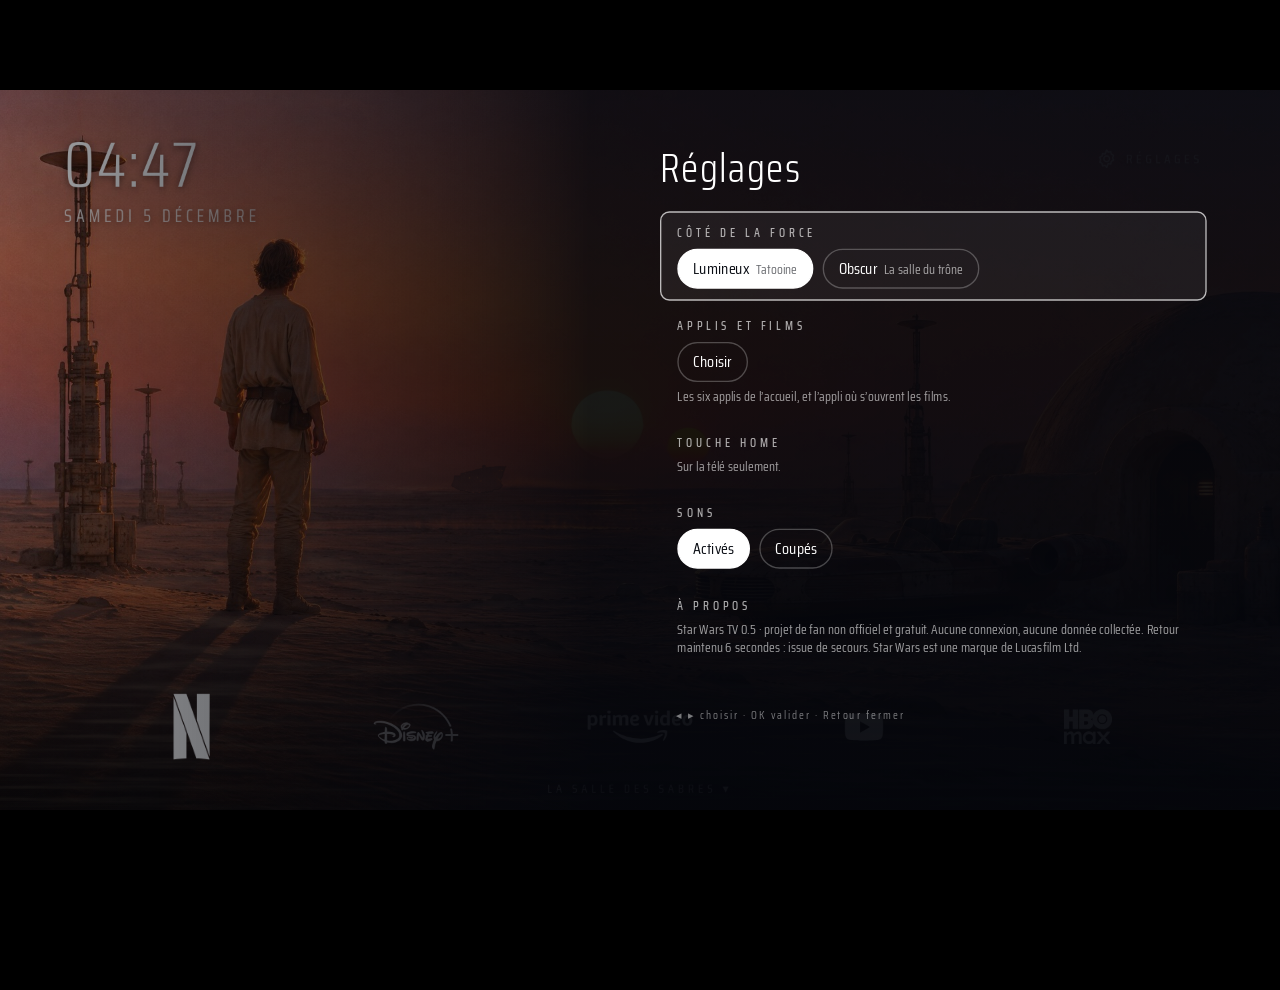
<file: app/index.html>
<!doctype html>
<html lang="fr">
<head>
<meta charset="utf-8">
<meta name="viewport" content="width=device-width, initial-scale=1">
<title>Star Wars TV</title>
<style>
  :root { --amber: #ffb35c; --holo: #8fdcff; --ink: #e8f3ff; }
  html, body { margin: 0; height: 100%; background: #000; overflow: hidden; }
  body { display: flex; align-items: center; justify-content: center; font-family: "Avenir Next", "Helvetica Neue", Arial, sans-serif; color: var(--ink); }
  #stage { position: relative; width: 1920px; height: 1080px; overflow: hidden; background: #000; transform-origin: center; flex: none; }
  section { position: absolute; left: 0; top: 0; width: 1920px; height: 1080px; overflow: hidden; will-change: transform; }

  /* ---------------------------------------------------------------- the cockpit */
  #space { position: absolute; left: 0; top: 0; width: 1920px; height: 1080px; }
  #wash { position: absolute; inset: 0; pointer-events: none; opacity: 0;
          background: radial-gradient(ellipse 60% 55% at 50% 36%, rgba(150,210,255,.38), rgba(90,150,255,.12) 45%, rgba(0,0,0,0) 72%); will-change: opacity; }
  #cockpit { position: absolute; left: -40px; top: -30px; width: 2000px; height: 1140px; will-change: transform; }
  #cockpit img { position: absolute; }                                   /* placed by the script (see CK) */
  #hud { position: absolute; left: 0; top: 0; width: 1920px; height: 1080px; pointer-events: none; will-change: transform; }
  #clock { position: absolute; left: 404px; top: 58px; color: #e4f2ff; text-shadow: 0 2px 14px rgba(0,0,0,.9), 0 0 18px rgba(120,200,255,.35); }
  #clock .t { font-size: 96px; font-weight: 200; letter-spacing: .02em; line-height: 1; }
  #clock .d { margin-top: 12px; font-size: 19px; font-weight: 500; letter-spacing: .34em; text-transform: uppercase; opacity: .7; padding-left: 4px; }
  /* on the monitor in the cockpit's right-hand wall: a box put onto the screen in perspective by the script (CK.screen),
     its lit face clipped clear of the metal bevel on its left */
  #clock.screen { left: 0; top: 0; width: 240px; height: 240px; transform-origin: 0 0; color: #b8e3ff; text-shadow: 0 0 9px rgba(110,190,255,.85);
                  clip-path: polygon(0 0, 100% 0, 100% 100%, 0 100%, 23.6% 52.4%);
                  background: radial-gradient(ellipse 72% 62% at 62% 52%, rgba(90,170,255,.2), rgba(70,140,255,.07) 70%, rgba(70,140,255,.03)); }
  #clock.screen .t { position: absolute; left: 60px; right: 6px; top: 78px; text-align: center; font-size: 68px; font-weight: 500; letter-spacing: 0;
                     font-variant-numeric: tabular-nums; }
  #clock.screen .d { position: absolute; left: 34px; right: 6px; top: 166px; margin: 0; padding: 0; text-align: center; font-size: 25px; font-weight: 600;
                     letter-spacing: .16em; opacity: .85; }

  /* the apps: destinations out in space, seen through the canopy */
  #targets { position: absolute; left: 0; top: 0; width: 1920px; height: 1080px; pointer-events: none; }
  .tgt { position: absolute; left: 0; top: 0; width: 0; height: 0; will-change: transform, opacity; }
  .tgt img { position: absolute; left: 0; top: 0; transform: translate(-50%,-50%); opacity: .8; filter: drop-shadow(0 0 8px rgba(140,210,255,.7)); transition: opacity .3s, filter .3s; }
  .tgt.on img { opacity: 1; filter: drop-shadow(0 0 14px rgba(255,170,90,.95)) sepia(.45) saturate(1.9) hue-rotate(-14deg) brightness(1.12); }
  #reticle { position: absolute; left: 0; top: 0; width: 0; height: 0; pointer-events: none; will-change: transform; }
  #reticle svg { position: absolute; left: -130px; top: -130px; width: 260px; height: 260px; overflow: visible; filter: drop-shadow(0 0 6px rgba(255,150,60,.7)); }
  #appname { position: absolute; left: 0; right: 0; top: 590px; text-align: center; font-size: 17px; font-weight: 500; letter-spacing: .34em;
             text-transform: uppercase; color: #ffd2a0; text-shadow: 0 0 10px rgba(255,160,80,.6); transition: opacity .25s; }
  /* an app with no logo here: its name */
  .tgt.word span { position: absolute; left: 0; top: 0; transform: translate(-50%,-50%); white-space: nowrap; font-size: 30px; font-weight: 500;
                   letter-spacing: .06em; color: #d6ecff; opacity: .8; text-shadow: 0 0 8px rgba(140,210,255,.7); transition: opacity .3s, color .3s; }
  .tgt.word.on span { opacity: 1; color: #ffd2a0; text-shadow: 0 0 14px rgba(255,170,90,.95); }
  /* Up in the cockpit: Customise, in the window above the centre pane */
  #cust { position: absolute; left: 0; right: 0; top: 66px; display: flex; justify-content: center; align-items: center; gap: 14px; opacity: 0;
          transition: opacity .25s; color: #ffd2a0; font-size: 17px; font-weight: 500; letter-spacing: .34em; text-transform: uppercase;
          text-shadow: 0 0 10px rgba(255,160,80,.6); }
  #cust svg { width: 34px; height: 34px; filter: drop-shadow(0 0 6px rgba(255,150,60,.7)); }
  #cust.on { opacity: 1; }

  /* ---------------------------------------------------------------- the saga: six lightsabers on a rack, one for each film */
  #saga { transform: translate3d(0,1080px,0); background: #050608 url(img/hall.jpg) 0 0 / 1920px 1080px no-repeat; }    /* a hall in the Jedi Temple */
  .wash { position: absolute; inset: 0; opacity: 0; pointer-events: none; will-change: opacity; }
  #plinthGlow { position: absolute; left: 135px; width: 1650px; top: 747px; height: 2px; opacity: 0; will-change: opacity; }   /* the ledge's front edge */
  .saber { position: absolute; left: 0; top: 0; width: 0; height: 0; will-change: transform; }
  .saber img { position: absolute; transition: filter .35s; filter: brightness(.5); }     /* the unlit ones sit in shadow */
  .saber.on img { filter: none; }
  .saber .cradle { position: absolute; left: -22px; top: -10px; width: 44px; height: 10px; border-radius: 0 0 8px 8px;
                   background: linear-gradient(180deg, #4a4f58, #1d1f24); box-shadow: inset 0 -2px 0 rgba(0,0,0,.4); }
  .blade { position: absolute; left: -32px; width: 64px; will-change: transform, opacity; transform: scaleY(0); }
  .blade.up { transform-origin: 50% 100%; }
  .blade.down { transform-origin: 50% 0; }
  .blade .glow { position: absolute; left: 12px; right: 12px; top: 0; bottom: 0; border-radius: 22px; background: var(--c); filter: blur(13px); opacity: .85; }
  .blade .core { position: absolute; left: 26px; width: 12px; top: 3px; bottom: 0; border-radius: 7px; background: #fff;
                 box-shadow: 0 0 4px #fff, 0 0 10px var(--c), 0 0 22px var(--c), 0 0 48px var(--c); }
  .blade.down .core { top: 0; bottom: 3px; }
  .saber .ep { position: absolute; left: -60px; width: 120px; top: 44px; text-align: center; font-size: 17px; font-weight: 500; letter-spacing: .12em;
               color: rgba(200,212,230,.38); transition: color .35s; }
  .saber.on .ep { color: rgba(235,242,255,.85); }
  #sagaTitle { position: absolute; left: 0; right: 0; top: 862px; text-align: center; will-change: opacity; }
  #sagaTitle .e { font-size: 18px; font-weight: 500; letter-spacing: .34em; text-transform: uppercase; color: rgba(225,233,245,.62); }
  #sagaTitle .t { margin-top: 8px; font-size: 52px; font-weight: 200; letter-spacing: .02em; color: #eef4ff; }
  #sagaTitle .y { margin-top: 10px; font-size: 20px; font-weight: 400; letter-spacing: .02em; color: rgba(215,225,240,.55); }

  /* ---------------------------------------------------------------- the Mandalorian: a camp at night, Din Djarin and Grogu, bounty pucks */
  #mando { transform: translate3d(0,2160px,0); background: #05070d; }
  #camp { position: absolute; left: 0; top: 0; width: 1920px; height: 1080px; will-change: transform; }    /* positions below are in the picture's 1920 frame */
  #camp > img { position: absolute; left: 0; top: 0; width: 1920px; height: 1080px; }
  #fireglow { position: absolute; left: 760px; top: 500px; width: 560px; height: 520px; border-radius: 50%; will-change: opacity;
              background: radial-gradient(closest-side, rgba(255,150,60,.30), rgba(255,120,40,.10) 50%, rgba(255,100,30,0)); }
  #sparks { position: absolute; left: 960px; top: 320px; width: 160px; height: 340px; }
  #mshade { position: absolute; inset: 0; pointer-events: none;
            background: radial-gradient(ellipse 50% 42% at 12% 14%, rgba(4,6,16,.6), rgba(4,6,16,0) 70%); }
  .puck { position: absolute; left: 0; top: 0; width: 0; height: 0; }
  .puck .lens { position: absolute; left: -34px; top: -10px; width: 68px; height: 20px; border-radius: 50%; opacity: 0; will-change: opacity;
                background: radial-gradient(ellipse, rgba(200,240,255,.95), rgba(90,175,255,.65) 55%, rgba(60,140,255,0) 78%); }
  .puck .pool { position: absolute; left: -110px; top: -26px; width: 220px; height: 64px; border-radius: 50%; opacity: 0; will-change: opacity;
                background: radial-gradient(ellipse, rgba(110,195,255,.32), rgba(110,195,255,0) 70%); }
  .puck .halo { position: absolute; width: 440px; height: 440px; border-radius: 50%; opacity: 0; will-change: opacity;
                background: radial-gradient(closest-side, rgba(110,190,255,.13), rgba(110,190,255,0)); }
  .puck .beam { position: absolute; opacity: 0; will-change: opacity; background: linear-gradient(0deg, rgba(160,220,255,.55), rgba(120,200,255,.1)); }
  .puck .holo { position: absolute; width: 166px; height: 249px; opacity: 0; transform-origin: 50% 100%; will-change: transform, opacity; }
  .puck .holo img { width: 100%; height: 100%; display: block; }
  #mtitle { position: absolute; left: 150px; top: 124px; color: #f4ecff; text-shadow: 0 2px 16px rgba(0,0,20,.6); }
  #mtitle .k { font-size: 18px; font-weight: 500; letter-spacing: .34em; text-transform: uppercase; color: rgba(235,228,255,.7); }
  #mtitle .t { margin-top: 10px; font-size: 64px; font-weight: 200; letter-spacing: .02em; line-height: 1.08; }

  /* ---------------------------------------------------------------- the dark side: Vader on the bridge; through the windows, where each story is */
  #dark { transform: translate3d(0,3240px,0); background: #000; }
  #bridge { position: absolute; left: 0; top: 0; width: 1920px; height: 1080px; will-change: transform; }   /* positions below are in the picture's 1920 frame */
  #fg, #spills { position: absolute; left: 0; top: 0; width: 1920px; height: 1080px; }
  #glass { position: absolute; left: 176px; top: 36px; width: 1690px; height: 706px; will-change: transform; }   /* GL in the script */
  /* the light from outside, on the room only (masked by the bridge picture itself, so never on the glass) */
  #spills { pointer-events: none; -webkit-mask: url(img/dark/bridge.png) 0 0 / 1920px 1080px; mask: url(img/dark/bridge.png) 0 0 / 1920px 1080px; }
  .spill { position: absolute; inset: 0; opacity: 0; mix-blend-mode: screen; will-change: opacity; }
  #light { position: absolute; left: 0; top: 0; width: 1920px; height: 1080px; pointer-events: none; display: none; }   /* LIGHT in the script */
  /* only as large as the shadow it casts (under the title): a full-screen layer of mostly nothing still costs the TV a frame's worth of drawing */
  #dshade { position: absolute; left: 0; top: 620px; width: 920px; height: 460px; pointer-events: none;
            background: radial-gradient(921.6px 432px at 268.8px 308.8px, rgba(0,0,0,.7), rgba(0,0,0,0) 70%); }
  #dtitle { position: absolute; left: 150px; top: 806px; color: #eef2f8; text-shadow: 0 2px 16px rgba(0,0,0,.8); }
  #dtitle .k { font-size: 18px; font-weight: 500; letter-spacing: .34em; text-transform: uppercase; color: rgba(225,232,245,.62); }
  #dtitle .t { margin-top: 10px; font-size: 64px; font-weight: 200; letter-spacing: .02em; line-height: 1.08; }
  #dtitle .dots { margin-top: 22px; display: flex; gap: 10px; }
  #dtitle .txt { transition: opacity .22s, transform .4s cubic-bezier(.2,.8,.2,1); }
  #dtitle .txt.out { opacity: 0; transform: translateX(-28px); }
  #dtitle .txt.pre { opacity: 0; transform: translateX(36px); transition: none; }
  #dtitle .dots i { width: 28px; height: 3px; background: rgba(200,210,225,.25); transition: width .35s, background .3s, box-shadow .3s; }
  #dtitle .dots i.on { width: 56px; background: #ff3b30; box-shadow: 0 0 8px rgba(255,59,48,.8); }

  /* ---------------------------------------------------------------- jumping */
  #warp { position: absolute; left: 0; top: 0; width: 1920px; height: 1080px; pointer-events: none; opacity: 0; will-change: opacity; }
  #flash { position: absolute; inset: 0; background: #eaf6ff; opacity: 0; pointer-events: none; will-change: opacity; }
  #opening { position: absolute; inset: 0; display: flex; flex-direction: column; align-items: center; justify-content: center; gap: 18px;
             background: #000; opacity: 0; pointer-events: none; text-align: center; }
  #opening .t { font-size: 58px; font-weight: 200; letter-spacing: .06em; color: #e8f6ff; }

  /* ---------------------------------------------------------------- Customise: the apps in the cockpit, and where the films open */
  #custom { position: absolute; left: 0; top: 0; width: 1920px; height: 1080px; display: none;
            background: radial-gradient(ellipse at 50% 22%, #0c1824, #020407 72%); }
  #custom.open { display: block; }
  #custom .box { position: absolute; left: 150px; width: 1620px; top: 70px; bottom: 60px; }
  #custom .h { font-size: 54px; font-weight: 200; letter-spacing: .04em; color: #e8f6ff; }
  #custom .sub { font-size: 23px; opacity: .7; margin-top: 12px; letter-spacing: .02em; }
  #custom .lab { margin-top: 34px; font-size: 17px; font-weight: 500; letter-spacing: .34em; text-transform: uppercase; color: #ffd2a0; }
  #custom .grid { margin-top: 16px; height: 424px; overflow: hidden; padding: 2px 6px; margin-left: -6px; }
  #custom .rows { display: grid; grid-template-columns: repeat(6, 254px); gap: 18px; transition: transform .25s; }
  #custom .tile { position: relative; height: 124px; border-radius: 12px; background: rgba(143,220,255,.05); border: 2px solid rgba(143,220,255,.16);
                  overflow: hidden; transition: transform .15s, box-shadow .15s; }
  #custom .tile img { position: absolute; left: 0; top: 0; width: 100%; height: 100%; object-fit: cover; opacity: .8; }
  #custom .tile img.icon { left: 50%; top: 14px; width: 60px; height: 60px; margin-left: -30px; object-fit: contain; opacity: 1; }
  #custom .tile .t { position: absolute; left: 14px; right: 14px; bottom: 10px; font-size: 20px; white-space: nowrap; overflow: hidden;
                     text-overflow: ellipsis; text-align: center; }
  #custom .tile.banner .t { left: 0; right: 0; bottom: 0; padding: 22px 14px 8px; font-size: 17px; background: linear-gradient(rgba(0,0,0,0), rgba(0,0,0,.8)); }
  #custom .tile .n { position: absolute; right: 10px; top: 9px; width: 34px; height: 34px; border-radius: 50%; background: #ffb35c; color: #1a1006;
                     font-size: 20px; font-weight: 600; line-height: 34px; text-align: center; display: none; }
  #custom .tile.sel { border-color: #ffb35c; background: rgba(255,179,92,.1); }
  #custom .tile.sel .n { display: block; }
  #custom .films { margin-top: 16px; display: flex; gap: 14px; flex-wrap: wrap; }
  #custom .pill, #custom .btn { padding: 12px 22px; border-radius: 40px; border: 2px solid rgba(143,220,255,.28); font-size: 20px; transition: transform .15s, box-shadow .15s; }
  #custom .pill.sel { background: #ffb35c; color: #1a1006; border-color: #ffb35c; }
  #custom .pill i { font-style: normal; opacity: .6; }
  #custom .btns { position: absolute; left: 0; bottom: 0; display: flex; gap: 22px; }
  #custom .btn { font-size: 23px; padding: 14px 44px; border-color: rgba(143,220,255,.45); }
  #custom .foc { box-shadow: 0 0 0 4px #8fdcff, 0 0 30px rgba(143,220,255,.45); transform: scale(1.04); }
  #custom .note { position: absolute; right: 0; bottom: 18px; font-size: 22px; opacity: .8; color: #ffd2a0; }

  /* ---- the TV (window.TV or ?tv): no blend modes (the spills sit in their own masked group, so screen over nothing
     is the same as plain transparency there) */
  body.tv .spill { mix-blend-mode: normal; }
</style>
<link rel="preconnect" href="https://fonts.googleapis.com">
<link href="https://fonts.googleapis.com/css2?family=Saira+Condensed:wght@300;400;600;700&display=swap" rel="stylesheet">
<link rel="stylesheet" href="ours/home.css">
</head>
<body class="ours">
<div id="stage">

  <!-- ============================================================ THE COCKPIT -->
  <section id="home">
    <canvas id="space" width="1920" height="1080"></canvas>
    <div id="targets"></div>
    <div id="reticle"><svg viewBox="-130 -130 260 260">
      <path stroke="#ffae55" fill="none" stroke-linecap="square" stroke-width="3" d="M-64 -40 V-64 H-40 M40 -64 H64 V-40 M64 40 V64 H40 M-40 64 H-64 V40"/>
    </svg></div>
    <div id="appname"></div>
    <div id="wash"></div>
    <div id="cockpit"><img id="frame" alt=""></div>
    <div id="hud">
      <div id="clock"><div class="t"></div><div class="d"></div></div>
      <div id="cust"><svg viewBox="0 0 24 24" fill="none" stroke="#ffae55" stroke-width="1.6" stroke-linejoin="round"><circle cx="12" cy="12" r="3"/><path d="M12 2.8l1.6 2.2 2.7-.6.6 2.7 2.4 1.3-1 2.6 1 2.6-2.4 1.3-.6 2.7-2.7-.6L12 21.2l-1.6-2.2-2.7.6-.6-2.7-2.4-1.3 1-2.6-1-2.6 2.4-1.3.6-2.7 2.7.6z"/></svg>Personnaliser</div>
    </div>
    <div id="ourhome"></div>
  </section>

  <!-- ============================================================ THE SAGA -->
  <section id="saga">
    <div id="washes"></div>
    <div id="plinthGlow"></div>
    <div id="sabers"></div>
    <div id="sagaTitle"><div class="e"></div><div class="t"></div><div class="y"></div></div>
  </section>

  <!-- ============================================================ THE MANDALORIAN -->
  <section id="mando">
    <div id="camp">
      <img src="img/mando/camp.jpg" alt="">
      <div id="fireglow"></div>
      <canvas id="sparks" width="160" height="340"></canvas>
      <div id="pucks"></div>
    </div>
    <div id="mshade"></div>
    <div id="mtitle"><div class="k"></div><div class="t"></div></div>
  </section>

  <!-- ============================================================ THE DARK SIDE -->
  <section id="dark">
    <div id="bridge">
      <canvas id="glass" width="1690" height="706"></canvas>
      <img id="fg" src="img/dark/bridge.png" alt="">
      <div id="spills"></div>
      <canvas id="light" width="960" height="540"></canvas>
    </div>
    <div id="dshade"></div>
    <div id="dtitle"><div class="txt"><div class="k"></div><div class="t"></div></div><div class="dots"></div></div>
  </section>

  <canvas id="warp" width="1920" height="1080"></canvas>
  <div id="flash"></div>
  <div id="opening"><div class="t"></div></div>

  <!-- ============================================================ CUSTOMISE (Up in the cockpit) -->
  <div id="custom"><div class="box">
    <div class="h">Personnaliser l'accueil</div>
    <div class="sub">Choisis jusqu'à six applis, dans l'ordre que tu veux, puis où s'ouvrent les films et les séries. Pour y revenir : Réglages (en haut à droite de l'accueil), puis « Applis et films ».</div>
    <div class="lab">Les applis</div>
    <div class="grid"><div class="rows"></div></div>
    <div class="lab">Les films et séries s'ouvrent dans</div>
    <div class="films"></div>
    <div class="btns"><div class="btn">Terminé</div><div class="btn">Tout reprendre</div></div>
    <div class="note"></div>
  </div></div>
</div>

<script>window.OURHOME = true;   // our home screen replaces the cockpit (see ours/boot.js)</script>
<script src="tv-bridge.js"></script>
<script src="config.js"></script>
<script>
"use strict";
const $ = s => document.querySelector(s);
const clamp = (x, a, b) => Math.max(a, Math.min(b, x));
const lerp = (a, b, k) => a + (b - a) * k;
const ease = x => x * x * (3 - 2 * x);
const spring = (x, k, z) => ({ x, v: 0, k, z });
function step(s, target, dt) { s.v += (-s.k * (s.x - target) - 2 * s.z * Math.sqrt(s.k) * s.v) * dt; s.x += s.v * dt; return s.x; }
const hash = k => (location.hash.match(new RegExp(k + "=([0-9.]+)")) || [])[1];
const css = (el, prop, v) => { if (el["_" + prop] !== v) { el.style[prop] = v; el["_" + prop] = v; } };
const W = 1920, H = 1080;
const TVMODE = !!window.TV || /[?&]tv\b/.test(location.search);           // the TV app (starwars-tv), or ?tv to preview its look
if (TVMODE) document.body.classList.add("tv");
const tap = (el, fn) => TVMODE || el.addEventListener("click", fn);      // no click targets on the TV: its WebView draws a focus box on them
const esc = x => String(x).replace(/[&<>"]/g, c => ({ "&": "&amp;", "<": "&lt;", ">": "&gt;", '"': "&quot;" }[c]));

// ================================================================ settings: the apps in the cockpit and where the films open
// config.js gives the starting point; the Customise panel's choices are kept by the TV app (and in the page's storage when
// previewing in a browser) and win over it.
const DEFAULTS = window.STARWARS || { dock: [], films: "search", links: {} };
const HAS_TV = !!window.TV;
// a browser preview has no TV to ask: these stand in for its apps and HDMI ports
const SIM = {
  apps: [["com.amazon.amazonvideo.livingroom", "Prime Video"], ["com.apple.atve.androidtv.appletv", "Apple TV"], ["com.disney.disneyplus", "Disney+"],
         ["in.startv.hotstar", "JioHotstar"], ["com.wbd.stream", "Max"], ["com.netflix.ninja", "Netflix"], ["com.plexapp.android", "Plex"],
         ["com.spotify.tv.android", "Spotify"], ["com.google.android.youtube.tv", "YouTube"], ["com.android.tv.settings", "Settings", false],
         ["com.mediatek.factorymenu", "Factory Menu", false]].map(([pkg, label, media]) => ({ pkg, label, media: media !== false })),
  inputs: [{ id: "hdmi1", label: "HDMI 1" }, { id: "hdmi3", label: "PlayStation 5 · HDMI 3" }],
};
const parse = (j, d) => { try { return JSON.parse(j) || d; } catch (e) { return d; } };
const tvApps = () => HAS_TV ? parse(TV.apps(), []) : SIM.apps;
const tvInputs = () => HAS_TV ? parse(TV.inputs(), []) : SIM.inputs;
const inputMatch = (name, inp) => inp.id === name || inp.label.toLowerCase().includes(name.toLowerCase()) ||
                                  (/playstation|\bps[345]\b/i.test(name) && /playstation|\bps[345]\b/i.test(inp.label));
const tvHas = pkg => HAS_TV ? TV.has(pkg) : pkg.startsWith("input:") ? SIM.inputs.some(i => inputMatch(pkg.slice(6), i)) : SIM.apps.some(a => a.pkg === pkg);
function loadSettings() {
  let j = HAS_TV ? TV.loadConfig() : "";
  if (!j) try { j = localStorage.getItem("starwars") || ""; } catch (e) { }
  return j ? parse(j, null) : null;
}
function saveSettings() {
  const j = JSON.stringify(settings);
  if (HAS_TV) TV.saveConfig(j);
  try { localStorage.setItem("starwars", j); } catch (e) { }
}
const firstRun = !loadSettings() && DEFAULTS.askOnFirstRun !== false;      // config.js already set up for this TV: don't ask
const settings = Object.assign({ dock: DEFAULTS.dock, films: DEFAULTS.films }, loadSettings() || {});
// for our home (ours/boot.js): the dock as Personnaliser left it, only the apps the TV has; and that panel itself
window.SW = { dock: () => settings.dock.filter(e => tvHas(e.pkg)).slice(0, 6).map(e => ({ name: e.label, pkg: e.pkg })), openCustom: () => openCustom() };
window.SW_VERSION = "0.5";
// two cockpits: 1 from the back of the cockpit (img/cockpit.png), 2 from the pilots' seats (img/cockpit2.png, shown 15% larger,
// more canopy and less console). #cockpit2 in the address, or C on a keyboard, switches. pane: the centre pane in the picture.
const CK = /cockpit2/.test(location.hash) ? { src: "img/cockpit2.png", z: 1.15, cy: 486, pane: { x: 959, y: 525 } }
                                          : { src: "img/cockpit.png", z: 1, cy: 540, pane: { x: 958, y: 514 },
                                              screen: [[2022.5, 901.7], [2101.7, 933.3], [2073.3, 1019.2], [1995.8, 973.3]] };   // the monitor in the right-hand wall (TL TR BR BL, in the picture's pixels)
const OVER = 1.0208, CZ = CK.z * OVER;                                     // a touch larger than the screen, so the sway never shows an edge
const PANE = { x: 960 + (CK.pane.x - 960) * CZ, y: CK.cy + (CK.pane.y - CK.cy) * CZ };   // the ship flies at what's in the centre pane

// ================================================================ noise (for the planets and the nebula)
const PERM = new Uint8Array(512);
{ const p = [...Array(256).keys()]; let s = 7;
  for (let i = 255; i > 0; i--) { s = (s * 16807) % 2147483647; const j = s % (i + 1); [p[i], p[j]] = [p[j], p[i]]; }
  for (let i = 0; i < 512; i++) PERM[i] = p[i & 255]; }
const hv = (x, y, z) => PERM[(PERM[(PERM[x & 255] + y) & 255] + z) & 255] / 255;
function noise3(x, y, z) {
  const xi = Math.floor(x), yi = Math.floor(y), zi = Math.floor(z);
  const xf = x - xi, yf = y - yi, zf = z - zi, u = ease(xf), v = ease(yf), w = ease(zf);
  const l = (a, b, t) => a + (b - a) * t;
  return l(l(l(hv(xi, yi, zi), hv(xi + 1, yi, zi), u), l(hv(xi, yi + 1, zi), hv(xi + 1, yi + 1, zi), u), v),
           l(l(hv(xi, yi, zi + 1), hv(xi + 1, yi, zi + 1), u), l(hv(xi, yi + 1, zi + 1), hv(xi + 1, yi + 1, zi + 1), u), v), w);
}
function fbm(x, y, z, o = 5) { let a = 0, f = 1, amp = .5; for (let i = 0; i < o; i++) { a += amp * noise3(x * f, y * f, z * f); f *= 2.03; amp *= .5; } return a; }
const mix = (c1, c2, t) => c1.map((c, i) => c + (c2[i] - c) * t);
function ramp(stops, t) {
  t = clamp(t, 0, 1);
  for (let i = 1; i < stops.length; i++) if (t <= stops[i][0]) { const [a, ca] = stops[i - 1], [b, cb] = stops[i]; return mix(ca, cb, (t - a) / (b - a)); }
  return stops[stops.length - 1][1];
}

// ================================================================ planets: lit spheres, rendered once each
// (half size, drawn at twice the size: a planet this soft doesn't need the pixels)
const PR = 330;
const PLANETS = [
  { name: "desert", atm: [255, 190, 130], surface(n, d, y) { return ramp([[0, [96, 52, 24]], [.42, [176, 112, 58]], [.62, [214, 160, 98]], [1, [240, 206, 150]]], n + Math.sin(y * 34 + d * 7) * .05); } },
  { name: "ice", atm: [170, 215, 255], surface(n, d, y) { const c = ramp([[0, [96, 122, 150]], [.45, [178, 200, 222]], [.7, [222, 234, 245]], [1, [250, 252, 255]]], n);
      return Math.abs(d - .5) < .012 ? mix(c, [70, 92, 120], .7) : c; } },
  { name: "forest", atm: [150, 205, 255], surface(n, d, y) {
      if (n < .47) return ramp([[0, [10, 30, 64]], [.47, [28, 74, 120]]], n / .47 * .47);
      const land = ramp([[.47, [52, 86, 44]], [.6, [34, 66, 34]], [.75, [70, 92, 52]], [1, [120, 120, 100]]], n);
      return d > .62 ? mix(land, [236, 242, 248], clamp((d - .62) * 4, 0, .85)) : land; } },
];
function renderPlanet(P) {
  const atmW = 46, size = PR * 2 + atmW * 2, c = document.createElement("canvas"); c.width = c.height = size;
  const g = c.getContext("2d"), img = g.createImageData(size, size), D = img.data;
  const L = [-.62, -.4, .68], ln = Math.hypot(...L); L[0] /= ln; L[1] /= ln; L[2] /= ln;
  for (let py = 0; py < size; py++) for (let px = 0; px < size; px++) {
    const x = (px - size / 2) / PR, y = (py - size / 2) / PR, r2 = x * x + y * y, r = Math.sqrt(r2);
    if (r >= 1 + 1 / PR) continue;
    const edge = clamp((1 - r) * PR + .5, 0, 1);                        // a soft rim, so it stays smooth when drawn larger
    const z = Math.sqrt(Math.max(0, 1 - r2));
    const n = fbm(x * 2.2 + 11, y * 2.2, z * 2.2, 5), d = fbm(x * 4 + 3, y * 4 + 7, z * 4, 4);
    let col = P.surface(n, d, y);
    const lit = Math.max(0, x * L[0] + y * L[1] + z * L[2]);
    const k = .035 + .965 * Math.pow(ease(clamp(lit * 1.25, 0, 1)), 1.1);
    const rim = Math.pow(1 - z, 3) * .55 * clamp(lit * 2 + .2, 0, 1);       // haze toward the limb on the day side
    col = mix(col.map(v => v * k), P.atm, rim);
    const i = (py * size + px) * 4; D[i] = col[0]; D[i + 1] = col[1]; D[i + 2] = col[2]; D[i + 3] = 255 * edge;
  }
  g.putImageData(img, 0, 0);
  // the atmosphere: a soft glow round the lit edge
  const cx = size / 2;
  g.globalCompositeOperation = "destination-over";
  const rg = g.createRadialGradient(cx, cx, PR * .96, cx, cx, PR + atmW);
  rg.addColorStop(0, `rgba(${P.atm},.55)`); rg.addColorStop(.35, `rgba(${P.atm},.18)`); rg.addColorStop(1, `rgba(${P.atm},0)`);
  g.fillStyle = rg; g.beginPath(); g.arc(cx, cx, PR + atmW, 0, 6.2832); g.fill();
  g.globalCompositeOperation = "destination-in";                       // only on the lit side
  const lg = g.createLinearGradient(0, 0, size, size * .9);
  lg.addColorStop(0, "rgba(0,0,0,1)"); lg.addColorStop(.55, "rgba(0,0,0,1)"); lg.addColorStop(.78, "rgba(0,0,0,.25)"); lg.addColorStop(1, "rgba(0,0,0,.25)");
  g.fillStyle = lg; g.fillRect(0, 0, size, size);
  g.globalCompositeOperation = "source-over";
  P.img = c;
}

// ================================================================ the nebula and the far stars (one picture, drifting very slowly)
const NEB = document.createElement("canvas"); NEB.width = 2700; NEB.height = 1700;
{
  const g = NEB.getContext("2d"), w = 575, h = 350, small = document.createElement("canvas"); small.width = w; small.height = h;
  const s = small.getContext("2d"), img = s.createImageData(w, h), D = img.data;
  for (let y = 0; y < h; y++) for (let x = 0; x < w; x++) {
    const n = fbm(x / 120, y / 120, .5, 5), m = fbm(x / 70 + 9, y / 70, 2.5, 4);
    const band = Math.exp(-Math.pow((y - h * .32 - (x - w / 2) * .28) / 95, 2));           // a faint diagonal band of dust
    const v = Math.pow(clamp((n - .38) * 2.2, 0, 1), 2.2) * (.35 + band * .9);
    const col = mix([40, 30, 90], [40, 120, 160], clamp(m * 1.5 - .3, 0, 1));
    const i = (y * w + x) * 4; D[i] = col[0] * v; D[i + 1] = col[1] * v; D[i + 2] = col[2] * v; D[i + 3] = 255;
  }
  s.putImageData(img, 0, 0);
  g.imageSmoothingQuality = "high"; g.drawImage(small, 0, 0, NEB.width, NEB.height);
  for (let i = 0; i < 1700; i++) {                                   // the far stars don't move with the ship
    const x = Math.random() * NEB.width, y = Math.random() * NEB.height, b = Math.pow(Math.random(), 3);
    g.fillStyle = `rgba(${200 + b * 55},${210 + b * 45},255,${.25 + b * .7})`; g.fillRect(x, y, b > .85 ? 2 : 1.2, b > .85 ? 2 : 1.2);
  }
}

// ================================================================ the near stars (flying past) and the jump
const space = $("#space").getContext("2d");
const F = 560, BASE = .045;                       // focal length; cruising speed (depth per second)
const stars = Array.from({ length: 900 }, () => newStar(Math.random()));
function newStar(z) {
  const t = Math.random();
  return { x: (Math.random() * 2 - 1) * 1.9, y: (Math.random() * 2 - 1) * 1.15, z: z || 1, b: .35 + Math.random() * .65,
           col: t < .12 ? [255, 214, 170] : t < .3 ? [180, 210, 255] : [235, 242, 255] };
}
const ship = { speed: BASE, boost: 0, dist: 0, planet: parseInt(hash("planet") || "0") % PLANETS.length, arrive: 1, jump: 0 };
let jumping = false, jumpT = 0, jumpWhat = null, back = null;     // opening something: the jump, and the drop back out
function drawSpace(dt, t, sway) {
  const g = space, sp = ship.speed;
  g.globalCompositeOperation = "source-over"; g.globalAlpha = 1;
  g.fillStyle = "#000"; g.fillRect(0, 0, W, H);
  // the nebula drifts a little with the ship, and dims as the stars stretch
  const nd = clamp(1 - (sp - BASE) * .25, .25, 1);
  g.globalAlpha = nd;
  g.drawImage(NEB, -390 + view.x + sway.x * 1.5 - ship.dist * 4 % 40, -310 + sway.y * 1.5);
  g.globalAlpha = 1;
  // the planet, low on the right: slides away as we speed up, and grows in after a jump
  const P = PLANETS[ship.planet];
  if (P.img) {
    const a = ease(clamp(ship.arrive, 0, 1)), sc = (1.62 * (.5 + .5 * a)) * (1 - clamp(ship.boost, 0, 1) * .03);
    const s = P.img.width * sc, px = 1560 + view.x * 1.3 + sway.x * 2 + (1 - a) * 260, py = 860 + sway.y * 2 + (1 - a) * 160;
    g.globalAlpha = clamp(a * 1.4, 0, 1) * clamp(1 - ship.jump * 1.5, 0, 1) * .92;
    g.imageSmoothingQuality = "high"; g.drawImage(P.img, px - s / 2, py - s / 2, s, s);
    g.globalAlpha = 1;
  }
  // the stars: each a line from where it was a moment ago to where it is now, so speed draws them out into streaks
  g.globalCompositeOperation = "lighter";
  const tail = Math.min(.6, Math.max(0, sp - BASE * .9) * .095) + .0007, vx = heading.x + sway.x * 3, vy = heading.y + sway.y * 3;
  for (const s of stars) {
    s.z -= sp * dt;
    if (s.z <= .03) { Object.assign(s, newStar(1)); continue; }
    const x1 = vx + s.x / s.z * F, y1 = vy + s.y / s.z * F;
    if (x1 < -200 || x1 > W + 200 || y1 < -200 || y1 > H + 200) { Object.assign(s, newStar(1)); continue; }
    const z0 = Math.min(1.25, s.z + tail), x0 = vx + s.x / z0 * F, y0 = vy + s.y / z0 * F;
    const near = clamp(1.15 - s.z, .08, 1), a = s.b * near * clamp(.35 + sp * 2, .35, 1);
    const blue = clamp(ship.jump * 1.4, 0, 1), col = mix(s.col, [170, 215, 255], blue);
    g.strokeStyle = `rgba(${col[0] | 0},${col[1] | 0},${col[2] | 0},${a.toFixed(3)})`;
    g.lineWidth = clamp(.55 / s.z * .6, .7, 3.2);
    g.beginPath(); g.moveTo(x0, y0); g.lineTo(x1 + .01, y1 + .01); g.stroke();
  }
  // deep in the jump: a glow down the tunnel
  if (ship.jump > .02) {
    const rg = g.createRadialGradient(vx, vy, 0, vx, vy, 900);
    rg.addColorStop(0, `rgba(210,235,255,${.55 * ship.jump})`); rg.addColorStop(.25, `rgba(120,170,255,${.22 * ship.jump})`); rg.addColorStop(1, "rgba(0,0,0,0)");
    g.fillStyle = rg; g.fillRect(0, 0, W, H);
  }
  g.globalCompositeOperation = "source-over";
}

// ================================================================ the apps: star systems ahead, seen through the canopy
// the picked one sits in the centre pane; the others are a step apart on a shallow arc, so each lands in a pane of its own.
// The apps come from the settings (up to six); those with a logo here show it, any other shows its name.
const LOGOS = window.OURHOME ? {} : {   // (the cockpit's own logos: our home has its own)
  "com.netflix.ninja": { f: "netflix", h: 50 }, "com.amazon.amazonvideo.livingroom": { f: "prime", w: 112 }, "in.startv.hotstar": { f: "jiohotstar", h: 56 },
  playstation: { f: "ps5", w: 66 },                                                    // an HDMI port with a PlayStation on it
  "com.google.android.youtube.tv": { f: "youtube", w: 62 }, "com.apple.atve.androidtv.appletv": { f: "appletv", h: 50 },
};
const logoFor = e => LOGOS[e.pkg] || (e.pkg.startsWith("input:") && /playstation|\bps[345]\b/i.test(e.pkg + " " + e.label) ? LOGOS.playstation : null);
const SLOT = 210 * CK.z, arcY = d => PANE.y - 150 * CK.z * (1 - Math.exp(-Math.abs(d) * .8));
let APPS = [], marks = [];
function buildMarks() {
  APPS = settings.dock.filter(e => tvHas(e.pkg)).slice(0, 6).map(e => Object.assign({ n: e.label, target: e.pkg }, logoFor(e)));
  if (!APPS.length) APPS = [{ n: "Personnaliser", target: "customise" }];         // nothing chosen yet
  $("#targets").innerHTML = "";
  marks = APPS.map((a, i) => {
    const m = document.createElement("div"); m.className = "tgt" + (a.f ? "" : " word");
    m.innerHTML = a.f ? `<img src="img/logos/icon_${a.f}.png" alt="" style="${a.h ? "height:" + a.h : "width:" + a.w}px">` : `<span>${esc(a.n)}</span>`;
    $("#targets").appendChild(m);
    if (!TVMODE) m.style.pointerEvents = "auto";
    tap(m, () => (app === i ? openApp() : focusApp(i)));
    return { el: m, bob: Math.random() * 6 };
  });
  app = clamp(app, 0, APPS.length - 1);
  marks[app].el.classList.add("on");
}
{ const f = $("#frame"); if (!window.OURHOME) f.src = CK.src;
  Object.assign(f.style, { left: 40 + 960 - 960 * CZ + "px", top: 30 + CK.cy - CK.cy * CZ + "px", width: 1920 * CZ + "px", height: 1080 * CZ + "px" });
  $("#appname").style.top = PANE.y + 76 * CK.z + "px";                     // the picked app's name, low in the centre pane
  if (CK.screen) {                                                          // the clock on the cockpit's monitor, moving with the cockpit
    const k = 1920 * CZ / 2560, x0 = 40 + 960 - 960 * CZ, y0 = 30 + CK.cy - CK.cy * CZ;
    const c = $("#clock"); c.classList.add("screen"); $("#cockpit").appendChild(c);
    c.style.transform = onto(240, 240, CK.screen.map(([x, y]) => [x0 + x * k, y0 + y * k]));
  } }
// the CSS transform that puts a w x h box onto a four-cornered shape (TL, TR, BR, BL), in perspective
function onto(w, h, [[x0, y0], [x1, y1], [x2, y2], [x3, y3]]) {
  const dx1 = x1 - x2, dx2 = x3 - x2, dx3 = x0 - x1 + x2 - x3, dy1 = y1 - y2, dy2 = y3 - y2, dy3 = y0 - y1 + y2 - y3;
  const den = dx1 * dy2 - dx2 * dy1, g = (dx3 * dy2 - dx2 * dy3) / den, k = (dx1 * dy3 - dx3 * dy1) / den;
  const m = [(x1 - x0 + g * x1) / w, (y1 - y0 + g * y1) / w, 0, g / w, (x3 - x0 + k * x3) / h, (y3 - y0 + k * y3) / h, 0, k / h, 0, 0, 1, 0, x0, y0, 0, 1];
  return `matrix3d(${m.map(v => +v.toFixed(7)).join(",")})`;
}
let app = parseInt(hash("app") || "2");
buildMarks();
const pan = spring(app, 9, .95);                                            // which way the ship is turned (between destinations)
const view = { x: 0, y: 0 };                                                // how far the far sky has turned with it
const headS = { x: spring(PANE.x, 12, .9), y: spring(PANE.y, 12, .9) }, heading = { x: PANE.x, y: PANE.y };   // where the stars stream from
const ret = { x: PANE.x, y: PANE.y, vx: 0, vy: 0, scale: spring(1, 160, .6) };

const cam = { x: spring(0, 40, .7), y: spring(0, 40, .55), r: spring(0, 50, .35), z: spring(0, 30, .5) };
function focusApp(i) {
  i = clamp(i, 0, APPS.length - 1);
  if (i === app) { cam.r.v += (i ? 1 : -1) * .5; ret.scale.v += 2; return; }
  const dir = Math.sign(i - app);
  marks[app].el.classList.remove("on"); app = i; marks[app].el.classList.add("on");
  // a short burst of speed toward the new destination: the stars streak, the ship banks into the turn and the cockpit lurches
  ship.boost = 1;
  cam.y.v += 55; cam.z.v -= .05; cam.r.v += dir * 1.8; cam.x.v -= dir * 24;
  ret.scale.x = 1.5; ret.scale.v = 0;
  navText();
}
function navText() {
  css($("#appname"), "opacity", "0");
  clearTimeout(navText.t); navText.t = setTimeout(() => { $("#appname").textContent = APPS[app].f ? APPS[app].n : ""; css($("#appname"), "opacity", "1"); }, 180);   // (a name already shows itself)
}
navText();
function updateTargets(dt, t) {
  const p = step(pan, app, dt);
  view.x = -(p - (APPS.length - 1) / 2) * SLOT * .4; view.y = 0;
  const tx = PANE.x + (app - p) * SLOT, ty = arcY(app - p);                  // where the picked one is right now
  heading.x = step(headS.x, tx, dt); heading.y = step(headS.y, ty, dt);
  marks.forEach((m, i) => {
    const d = i - p, x = PANE.x + d * SLOT, y = arcY(d) + Math.sin(t * .7 + m.bob) * 3;
    css(m.el, "transform", `translate3d(${x.toFixed(1)}px, ${y.toFixed(1)}px, 0) scale(${(i === app ? 1.12 : .9).toFixed(3)})`);
    css(m.el, "opacity", (clamp(1 - ship.jump * 1.4, 0, 1) * (i === app ? 1 : .62)).toFixed(3));
  });
  // the reticle slides over and settles on it
  const k = 90, d = 2 * Math.sqrt(k) * .8;
  ret.vx += (k * (tx - ret.x) - d * ret.vx) * dt; ret.vy += (k * (ty - ret.y) - d * ret.vy) * dt;
  ret.x += ret.vx * dt; ret.y += ret.vy * dt;
  const sc = step(ret.scale, 1, dt) * (1 + ship.jump * .6);
  css($("#reticle"), "transform", `translate3d(${ret.x.toFixed(1)}px, ${ret.y.toFixed(1)}px, 0) scale(${sc.toFixed(3)})`);
  css($("#reticle"), "opacity", clamp(1 - ship.jump * 1.6, 0, 1).toFixed(3));
  css($("#appname"), "transform", `translate3d(0, ${(-ship.jump * 30).toFixed(1)}px, 0)`);
}

// ================================================================ the HUD on the glass
function clock() {
  const d = new Date();
  $("#clock .t").textContent = d.toLocaleTimeString([], { hour: "numeric", minute: "2-digit" }).replace(/\s?[AP]M/i, "");
  $("#clock .d").textContent = CK.screen ? ["weekday", "day", "month"].map(k => d.toLocaleDateString([], { [k]: k === "day" ? "numeric" : "short" })).join(" ")
                                          : d.toLocaleDateString([], { weekday: "long", day: "numeric", month: "long" });
}
clock(); setInterval(clock, 5000);

// ================================================================ the saga: a lightsaber for each film, the prequels and the originals
// the selected one rises out of its cradle and ignites, and the hall takes its colour
const SABERS = [
  { key: "maul", ep: "I", t: "La Menace fantôme", who: "Le sabre de Dark Maul", open: "The Phantom Menace", c: "255,46,46", dbl: true },
  { key: "yoda", ep: "II", t: "L'Attaque des clones", who: "Le sabre de Yoda", open: "Attack of the Clones", c: "60,255,100", bl: .7 },
  { key: "windu", ep: "III", t: "La Revanche des Sith", who: "Le sabre de Mace Windu", open: "Revenge of the Sith", c: "184,84,255" },
  { key: "kenobi", ep: "IV", t: "Un nouvel espoir", who: "Le sabre d'Obi-Wan Kenobi", open: "A New Hope", c: "64,140,255" },
  { key: "vader", ep: "V", t: "L'Empire contre-attaque", who: "Le sabre de Dark Vador", open: "The Empire Strikes Back", c: "255,46,46" },
  { key: "luke6", ep: "VI", t: "Le Retour du Jedi", who: "Le sabre de Luke Skywalker", open: "Return of the Jedi", c: "60,255,100" },
];
const HILT = { maul: [49.0, 470], yoda: [26.5, 205], windu: [39.0, 300], kenobi: [51.0, 300], vader: [28.0, 300], luke6: [47.0, 300] };   // from img/hilts/hilts.json (tools/sections.py)
const RACK_Y = 743, HS = .8, LIFT = 46, TIP = 40;                                // the ledge's top (img/hall.jpg); hilt scale; how high it rises; where the blades end
const sabers = SABERS.map((f, i) => {
  const x = 960 + (i - 2.5) * 236 + (i < 3 ? -22 : 22);                     // a little gap between the trilogies
  const [w, h] = HILT[f.key].map(v => v * HS);
  const len = f.bl ? Math.round((RACK_Y - 300 * HS - LIFT - TIP) * f.bl) : RACK_Y - h - LIFT - TIP;     // Yoda's blade is short too
  const el = document.createElement("div"); el.className = "saber"; el.style.setProperty("--c", `rgb(${f.c})`);
  el.innerHTML = `<div class="blade up" style="top:${-h - len}px;height:${len}px"><div class="glow"></div><div class="core"></div></div>` +
    (f.dbl ? `<div class="blade down" style="top:0;height:${len}px"><div class="glow"></div><div class="core"></div></div>` : "") +
    `<img src="img/hilts/${f.key}.png" alt="" style="left:${-w / 2}px;top:${-h}px;width:${w}px;height:${h}px"><div class="cradle"></div><div class="ep">${f.ep}</div>`;
  $("#sabers").appendChild(el);
  tap(el, () => (sel === i ? openFilm() : pickSaber(i)));
  const wash = document.createElement("div"); wash.className = "wash";
  wash.style.background = `radial-gradient(ellipse 820px 640px at ${x}px 400px, rgba(${f.c},.34), rgba(${f.c},.12) 45%, rgba(${f.c},0) 78%)`;
  $("#washes").appendChild(wash);
  return { el, x, wash, lift: spring(0, 60, .55), ign: 0, ups: el.querySelectorAll(".blade"), cores: el.querySelectorAll(".core"), ep: el.querySelector(".ep") };
});
let sel = clamp(parseInt(hash("f") || "0"), 0, SABERS.length - 1), selAt = 0;
function pickSaber(i) {
  i = clamp(i, 0, SABERS.length - 1);
  if (i === sel) { sabers[i].lift.v -= 120; return; }
  sabers[sel].el.classList.remove("on"); sel = i; sabers[sel].el.classList.add("on"); selAt = 0;
  if (window.OURS) OURS.sfx.swing();
  sagaText();
}
function sagaText() {
  const f = SABERS[sel];
  $("#sagaTitle .e").textContent = "Épisode " + f.ep;
  $("#sagaTitle .t").textContent = f.t;
  $("#sagaTitle .y").textContent = f.who;
  $("#plinthGlow").style.background = `linear-gradient(90deg, rgba(${f.c},0), rgba(${f.c},.9) ${(sabers[sel].x - 135) / 16.5}%, rgba(${f.c},0))`;
}
sabers[sel].el.classList.add("on"); sagaText();
function saga(dt, t) {
  selAt += dt;
  sabers.forEach((s, i) => {
    const on = i === sel;
    const y = step(s.lift, on ? -LIFT : 0, dt) + (on ? Math.sin(t * 1.4) * 4 : 0);      // held up by the Force, drifting a little
    css(s.el, "transform", `translate3d(${s.x}px, ${(RACK_Y + y).toFixed(1)}px, 0)`);
    css(s.ep, "transform", `translate3d(0, ${(-y).toFixed(1)}px, 0)`);                 // the numeral stays on the plinth
    // it ignites once it's clear of the cradle; the others shut off at once
    const want = on && selAt > .3 ? 1 : 0;
    if (window.OURS && want !== s.want) { if (want) OURS.sfx.ignite(); else if (s.ign > .5) OURS.sfx.retract(); }
    s.want = want;
    s.ign = want ? Math.min(1, s.ign + dt / .32) : Math.max(0, s.ign - dt / .16);
    const k = want ? 1 - Math.pow(1 - s.ign, 3) : s.ign;
    const hum = 1 + Math.sin(t * 47 + i) * .025 + Math.sin(t * 13.3) * .015;
    s.ups.forEach(b => { css(b, "transform", `scaleY(${k.toFixed(3)}) scaleX(${hum.toFixed(3)})`); css(b, "opacity", k > .001 ? "1" : "0"); });
    s.cores.forEach(c => css(c, "opacity", (.92 + .08 * Math.sin(t * 61 + i * 2)).toFixed(3)));
    css(s.wash, "opacity", (k * (.9 + .1 * Math.sin(t * 23))).toFixed(3));
  });
  css($("#plinthGlow"), "opacity", (sabers[sel].ign * .8).toFixed(3));
}

// ================================================================ the Mandalorian: the series and the film as the four bounty pucks on the stone by the fire
// the picked one lights up and projects its hologram
const MANDO = [
  { k: "s1", kick: "The Mandalorian", t: "Saison 1", open: "The Mandalorian, Season 1" },
  { k: "s2", kick: "The Mandalorian", t: "Saison 2", open: "The Mandalorian, Season 2" },
  { k: "s3", kick: "The Mandalorian", t: "Saison 3", open: "The Mandalorian, Season 3" },
  { k: "film", kick: "2026", t: "The Mandalorian<br>& Grogu", open: "The Mandalorian and Grogu" },
];
const PUCK = [[245, 816], [350, 818], [455, 820], [560, 821]];             // the tops of the pucks in camp.jpg (1920 frame)
const HOLO = { w: 166, h: 249, lift: 36, maxX: 9999 };                       // the hologram; its centre stays left of Grogu's pram
const pucks = MANDO.map((m, i) => {
  const [px, py] = PUCK[i], hx = Math.min(px, HOLO.maxX) - px;              // where the hologram's centre is, from its puck
  const bl = Math.min(-10, hx - HOLO.w / 2), br = Math.max(10, hx + HOLO.w / 2);
  const poly = `polygon(${-10 - bl}px 100%, ${10 - bl}px 100%, ${hx + HOLO.w / 2 - bl}px 0, ${hx - HOLO.w / 2 - bl}px 0)`;
  const el = document.createElement("div"); el.className = "puck";
  el.style.transform = `translate3d(${px}px, ${py}px, 0)`;
  el.innerHTML = `<div class="halo" style="left:${hx - 220}px;top:${-HOLO.lift - HOLO.h / 2 - 220}px"></div><div class="pool"></div>` +
    `<div class="beam" style="left:${bl}px;top:${-HOLO.lift}px;width:${br - bl}px;height:${HOLO.lift}px;clip-path:${poly}"></div>` +
    `<div class="holo" style="left:${hx - HOLO.w / 2}px;top:${-HOLO.lift - HOLO.h}px"><img src="img/mando/holo-${m.k}.png" alt=""></div><div class="lens"></div>`;
  $("#pucks").appendChild(el);
  tap(el, () => (pk === i ? openMando() : pickPuck(i)));
  return { el, holo: el.querySelector(".holo"), beam: el.querySelector(".beam"), pool: el.querySelector(".pool"), lens: el.querySelector(".lens"),
           halo: el.querySelector(".halo"), on: 0, glitch: 0 };
});
let pk = clamp(parseInt(hash("m") || "0"), 0, MANDO.length - 1), pkAt = 0;
function pickPuck(i) {
  i = clamp(i, 0, MANDO.length - 1);
  if (i === pk) return;
  pucks[pk].el.classList.remove("on"); pk = i; pucks[pk].el.classList.add("on"); pkAt = 0;
  if (window.OURS) setTimeout(() => OURS.sfx.holo(), 120);
  mandoText();
}
function mandoText() { $("#mtitle .k").textContent = MANDO[pk].kick; $("#mtitle .t").innerHTML = MANDO[pk].t; }
pucks[pk].el.classList.add("on"); mandoText();
// sparks off the fire
const sg = $("#sparks").getContext("2d"), sparks = [];
function drawSparks(dt) {
  if (Math.random() < dt * 5) sparks.push({ x: 80 + (Math.random() - .5) * 40, y: 320, vx: (Math.random() - .5) * 14, vy: -40 - Math.random() * 50, life: 1, s: .8 + Math.random() * 1.2 });
  sg.clearRect(0, 0, 160, 340);
  for (let i = sparks.length - 1; i >= 0; i--) {
    const p = sparks[i];
    p.life -= dt * (.45 + Math.random() * .2); p.vx += (Math.random() - .5) * 30 * dt; p.x += p.vx * dt; p.y += p.vy * dt;
    if (p.life <= 0) { sparks.splice(i, 1); continue; }
    sg.fillStyle = `rgba(255,${(150 + p.life * 80) | 0},70,${(p.life * .9).toFixed(3)})`;
    sg.beginPath(); sg.arc(p.x, p.y, p.s, 0, 6.2832); sg.fill();
  }
}
function mando(dt, t) {
  pkAt += dt;
  css($("#camp"), "transform", `translate3d(${(Math.sin(t * .05) * 8).toFixed(2)}px, ${(Math.sin(t * .037) * 4).toFixed(2)}px, 0) scale(1.022)`);
  css($("#fireglow"), "opacity", (.78 + .12 * Math.sin(t * 9.1) * Math.sin(t * 3.7) + .1 * Math.sin(t * 23.3)).toFixed(3));
  drawSparks(dt);
  pucks.forEach((p, i) => {
    const want = i === pk && pkAt > .12 ? 1 : 0;
    p.on = want ? Math.min(1, p.on + dt / .45) : Math.max(0, p.on - dt / .2);
    if (want && Math.random() < dt * .5) p.glitch = .12;                     // now and then the picture slips
    p.glitch = Math.max(0, p.glitch - dt);
    const k = want ? 1 - Math.pow(1 - p.on, 3) : p.on;
    const flick = .82 + .1 * Math.sin(t * 17 + i) * Math.sin(t * 5.3) + .08 * Math.sin(t * 41);
    const gx = p.glitch > 0 ? (Math.random() - .5) * 8 : 0;
    css(p.holo, "transform", `translate3d(${gx.toFixed(1)}px, ${(Math.sin(t * 1.3) * 2).toFixed(1)}px, 0) scaleY(${k.toFixed(3)}) scaleX(${(.6 + .4 * k).toFixed(3)})`);
    css(p.holo, "opacity", (k * flick * (p.glitch > 0 ? .6 : 1)).toFixed(3));
    css(p.beam, "opacity", (k * (.7 + .3 * flick)).toFixed(3));
    css(p.pool, "opacity", k.toFixed(3));
    css(p.lens, "opacity", k.toFixed(3));
    css(p.halo, "opacity", (k * flick).toFixed(3));
  });
}

// ================================================================ the dark side: the Empire's stories, in story order, leading into A New Hope
// Vader on the bridge of his star destroyer; through the windows, where each story takes place. Picking another jumps there
// through hyperspace: the bridge is a picture with its glass cut out, so the streaks can only ever show through the windows.
// light: the colour each place throws into the room
const DARK = [
  { kick: "2022", t: "Obi-Wan Kenobi", open: "Obi-Wan Kenobi", light: "255,96,36" },                 // Mustafar, the world of his castle
  { kick: "Andor", t: "Saison 1", open: "Andor, Season 1", light: "255,176,96" },                    // Coruscant at night
  { kick: "Andor", t: "Saison 2", open: "Andor, Season 2", light: "176,196,226" },                   // the battle station being built
  { kick: "2016", t: "Rogue One", open: "Rogue One: A Star Wars Story", light: "120,214,255" },      // Scarif, its ocean and islands
];
const VP = { x: 1180, y: 400 };                                             // the middle of the glass, where the streaks come from
const HOP = { swap: .55, end: 1.35 };                                       // a jump: streaks up, the place changes at their peak, then they drop
let dk = clamp(parseInt(hash("d") || "0"), 0, DARK.length - 1), shown = dk, hop = null;
const spill = (c, a) => `radial-gradient(ellipse 58% 62% at 62% 38%, rgba(${c},${a}), rgba(${c},${a * .35}) 45%, rgba(${c},0) 75%)`;
DARK.forEach((d, i) => {
  $("#dtitle .dots").appendChild(document.createElement("i"));
  d.view = new Image(); d.view.src = `img/dark/view-${i}.jpg`;
  d.spill = document.createElement("div"); d.spill.className = "spill"; d.spill.style.background = spill(d.light, .5); $("#spills").appendChild(d.spill);
  d.o = i === dk ? 1 : 0;
});
const hyperLight = document.createElement("div"); hyperLight.className = "spill"; hyperLight.style.background = spill("196,222,255", .8);
$("#spills").appendChild(hyperLight);
function darkText(slide) {
  const box = $("#dtitle .txt"), set = () => { $("#dtitle .k").textContent = DARK[dk].kick; $("#dtitle .t").textContent = DARK[dk].t; };
  [...$("#dtitle .dots").children].forEach((d, i) => d.classList.toggle("on", i === dk));
  if (!slide) return set();
  box.classList.add("out"); clearTimeout(darkText.t);
  darkText.t = setTimeout(() => { set(); box.classList.remove("out"); box.classList.add("pre"); void box.offsetWidth; box.classList.remove("pre"); }, 220);
}
darkText();
function pickDark(i) {
  i = clamp(i, 0, DARK.length - 1); if (i === dk) return;
  dk = i; darkText(true);
  if (window.OURS) OURS.sfx.hyper(0.55);
  if (hop && hop.t < HOP.swap) return;                                      // still on the way: it goes to the new place instead
  // arriving somewhere already: off again from where the streaks are now
  hop = { t: hop ? HOP.swap * (1 - (hop.t - HOP.swap) / (HOP.end - HOP.swap)) : 0 };
}
function openDark() { const d = DARK[dk]; watchFrom(d.open, d.t); }
// what's outside, and hyperspace over it, drawn into one canvas the size of the glass. (Not pictures scaled with CSS: the
// TV draws a picture again from scratch each time its scale changes, about 300 ms a frame all through a hop.) With WebGL a
// whole frame of it is a few calls; the 2D canvas below is the fallback (its 360 calls a frame keep the TV's main thread busy:
// ~37 fps through a hop).
const GL = { x: 176, y: 36, w: 1690, h: 706 };                             // the glass, with room round it for the drift (#glass)
// the part of the stage a view picture covers (the whole stage: the bridge picture only lets the glass show)
const VIEW = { x: 0, y: 0, w: W, h: H };
let glass = $("#glass");
// hyperspace: stars stretched into lines out from the middle of the glass
const streaks = Array.from({ length: 360 }, () => ({ a: Math.random() * 6.2832, d: Math.random(), s: .6 + Math.random() * .8 }));
function eachStreak(dt, w, draw) {
  for (const s of streaks) {
    s.d += dt * s.s * (.12 + w * 1.6); if (s.d > 1) { s.d -= 1; s.a = Math.random() * 6.2832; }
    const r0 = 20 + s.d * s.d * 1000, r1 = r0 + w * (30 + s.d * 520), c = Math.cos(s.a), n = Math.sin(s.a);
    // from r0 to r1 along its line (squashed to the glass's shape), twice its width since its soft edge fades to nothing
    const dx = c * (r1 - r0), dy = n * (r1 - r0) * .7;
    draw(VP.x + c * r0, VP.y + n * r0 * .7, dx, dy, Math.hypot(dx, dy) || 1, (.8 + s.d * 2) * 2, Math.min(1, w * 1.5) * (.3 + s.d * .7));
  }
}
// the places to draw: from the topmost one that hides all those under it. `every` (the warm-up) draws them all, so none
// is new to the TV on its first hop.
function placesFrom(every) {
  let from = every ? 0 : DARK.length - 1;
  while (from > 0 && DARK[from].o < 1) from--;
  return from;
}

// ---------------------------------------------------------------- WebGL
// a WebGL program for a canvas covering `box` on the stage, drawing in the stage's coordinates (p; e: anything else per corner)
function glProgram(g, box, fs) {
  const shader = (type, src) => {
    const s = g.createShader(type); g.shaderSource(s, src); g.compileShader(s);
    if (!g.getShaderParameter(s, g.COMPILE_STATUS)) throw new Error(g.getShaderInfoLog(s));
    return s;
  };
  const p = g.createProgram();
  g.attachShader(p, shader(g.VERTEX_SHADER, `attribute vec2 pos; attribute vec3 ex; uniform vec4 box; varying vec2 p; varying vec3 e;
    void main() { p = pos; e = ex; vec2 c = (pos - box.xy) / box.zw * 2.0 - 1.0; gl_Position = vec4(c.x, -c.y, 0.0, 1.0); }`));
  g.attachShader(p, shader(g.FRAGMENT_SHADER, "#ifdef GL_FRAGMENT_PRECISION_HIGH\nprecision highp float;\n#else\nprecision mediump float;\n#endif\n" +
                                             "varying vec2 p; varying vec3 e;\n" + fs));
  g.bindAttribLocation(p, 0, "pos"); g.bindAttribLocation(p, 1, "ex"); g.linkProgram(p);
  if (!g.getProgramParameter(p, g.LINK_STATUS)) throw new Error(g.getProgramInfoLog(p));
  const u = {};
  for (let i = g.getProgramParameter(p, g.ACTIVE_UNIFORMS); i--;) { const n = g.getActiveUniform(p, i).name; u[n.replace(/\[0\]$/, "")] = g.getUniformLocation(p, n); }
  g.useProgram(p); g.uniform4f(u.box, box.x, box.y, box.w, box.h);
  return { p, u };
}
function glQuad(g, box) {                                                   // two triangles covering `box`
  const b = g.createBuffer(), x0 = box.x, y0 = box.y, x1 = box.x + box.w, y1 = box.y + box.h;
  g.bindBuffer(g.ARRAY_BUFFER, b); g.bufferData(g.ARRAY_BUFFER, new Float32Array([x0, y0, x1, y0, x0, y1, x0, y1, x1, y0, x1, y1]), g.STATIC_DRAW);
  return b;
}
function glTexture(g, img, format) {                                       // a picture, uploaded once
  const t = g.createTexture(); g.bindTexture(g.TEXTURE_2D, t);
  for (const [k, v] of [[g.TEXTURE_MIN_FILTER, g.LINEAR], [g.TEXTURE_MAG_FILTER, g.LINEAR], [g.TEXTURE_WRAP_S, g.CLAMP_TO_EDGE], [g.TEXTURE_WRAP_T, g.CLAMP_TO_EDGE]])
    g.texParameteri(g.TEXTURE_2D, k, v);
  g.texImage2D(g.TEXTURE_2D, 0, format, format, g.UNSIGNED_BYTE, img);
  return t;
}

let gl = null, glp = null;
try { gl = glass.getContext("webgl", { alpha: false, antialias: false, depth: false, stencil: false }); } catch (e) { gl = null; }
const glVerts = new Float32Array(streaks.length * 6 * 5);
function glSetup() {
  const program = fs => glProgram(gl, GL, fs);
  glp = {
    // a place: its picture scaled by z about the middle of the glass
    view: program(`uniform sampler2D tex; uniform vec4 view; uniform vec2 vp; uniform float z, a;
      void main() { gl_FragColor = vec4(texture2D(tex, (vp + (p - vp) / z - view.xy) / view.zw).rgb * a, a); }`),
    // the tunnel's glow, as the 2D canvas's radial gradient
    glow: program(`uniform vec2 vp; uniform float k;
      void main() {
        float r = length(p - vp) / 820.0;
        vec4 c0 = vec4(vec3(232.0, 242.0, 255.0) / 255.0 * 0.92, 0.92), c1 = vec4(vec3(130.0, 175.0, 255.0) / 255.0 * 0.5, 0.5);
        gl_FragColor = k * (r < 0.5 ? mix(c0, c1, r / 0.5) : mix(c1, vec4(0.0), clamp(r / 0.5 - 1.0, 0.0, 1.0)));
      }`),
    // a streak: a soft line, brightest along its middle, fading in and out at its ends (ex: along, across, brightness)
    streak: program(`void main() {
        float k = (1.0 - abs(2.0 * e.y - 1.0)) * clamp(min(e.x, 1.0 - e.x) / 0.1, 0.0, 1.0) * e.z;
        gl_FragColor = vec4(vec3(214.0, 230.0, 255.0) / 255.0 * k, k);
      }`),
    quad: glQuad(gl, GL), lines: gl.createBuffer(),
  };
  gl.useProgram(glp.view.p); gl.uniform4f(glp.view.u.view, VIEW.x, VIEW.y, VIEW.w, VIEW.h); gl.uniform2f(glp.view.u.vp, VP.x, VP.y);
  gl.useProgram(glp.glow.p); gl.uniform2f(glp.glow.u.vp, VP.x, VP.y);
  gl.enable(gl.BLEND);
  DARK.forEach(d => (d.tex = null));
}
const placeTexture = d => d.tex || (d.view.complete && d.view.naturalWidth ? (d.tex = glTexture(gl, d.view, gl.RGB)) : null);
function drawGlassGL(dt, w, z, every) {
  gl.viewport(0, 0, glass.width, glass.height);
  gl.clearColor(0, 0, 0, 1); gl.clear(gl.COLOR_BUFFER_BIT);
  gl.bindBuffer(gl.ARRAY_BUFFER, glp.quad);
  gl.enableVertexAttribArray(0); gl.vertexAttribPointer(0, 2, gl.FLOAT, false, 0, 0);
  gl.disableVertexAttribArray(1); gl.vertexAttrib3f(1, 0, 0, 0);
  gl.blendFunc(gl.ONE, gl.ONE_MINUS_SRC_ALPHA);
  gl.useProgram(glp.view.p); gl.uniform1f(glp.view.u.z, z);
  if (every) DARK.forEach(placeTexture);
  for (let i = placesFrom(every); i < DARK.length; i++) {
    const d = DARK[i], a = every ? Math.max(d.o, .02) : d.o;
    if (a <= 0 || !placeTexture(d)) continue;
    gl.bindTexture(gl.TEXTURE_2D, d.tex); gl.uniform1f(glp.view.u.a, a); gl.drawArrays(gl.TRIANGLES, 0, 6);
  }
  if (w < .005) return;
  gl.useProgram(glp.glow.p); gl.uniform1f(glp.glow.u.k, Math.pow(w, 1.6)); gl.drawArrays(gl.TRIANGLES, 0, 6);
  let o = 0;
  const put = (x, y, u, v, k) => { glVerts[o++] = x; glVerts[o++] = y; glVerts[o++] = u; glVerts[o++] = v; glVerts[o++] = k; };
  eachStreak(dt, w, (x, y, dx, dy, len, lw, k) => {
    const nx = -dy / len * lw / 2, ny = dx / len * lw / 2;
    put(x - nx, y - ny, 0, 0, k); put(x + dx - nx, y + dy - ny, 1, 0, k); put(x + nx, y + ny, 0, 1, k);
    put(x + nx, y + ny, 0, 1, k); put(x + dx - nx, y + dy - ny, 1, 0, k); put(x + dx + nx, y + dy + ny, 1, 1, k);
  });
  gl.bindBuffer(gl.ARRAY_BUFFER, glp.lines); gl.bufferData(gl.ARRAY_BUFFER, glVerts, gl.DYNAMIC_DRAW);
  gl.vertexAttribPointer(0, 2, gl.FLOAT, false, 20, 0);
  gl.enableVertexAttribArray(1); gl.vertexAttribPointer(1, 3, gl.FLOAT, false, 20, 8);
  gl.useProgram(glp.streak.p); gl.blendFunc(gl.ONE, gl.ONE);               // light adds up, as "lighter" does
  gl.drawArrays(gl.TRIANGLES, 0, streaks.length * 6);
}
if (gl) {
  try { glSetup(); } catch (e) {                                            // a canvas with a WebGL context can't have a 2D one: a new canvas
    console.log("glass: " + e.message); gl = null;
    const c = glass.cloneNode(); glass.replaceWith(c); glass = c;
  }
  // the TV can take the GPU back while something else is open: set it all up again, then draw it again
  glass.addEventListener("webglcontextlost", e => { e.preventDefault(); DARK.forEach(d => (d.tex = null)); });
  glass.addEventListener("webglcontextrestored", () => { glSetup(); glassWas = ""; });
}

// ---------------------------------------------------------------- the 2D canvas (no WebGL)
// each streak is one soft line drawn once (STREAK) and stretched into place: hundreds of stroked lines took the TV ~300 ms a frame
const gg = gl ? null : glass.getContext("2d", { alpha: false });
if (gg && !TVMODE) gg.imageSmoothingQuality = "high";                      // the browser's pictures are larger than the screen
const STREAK = document.createElement("canvas"); STREAK.width = 64; STREAK.height = 8;
{ const g = STREAK.getContext("2d"), across = g.createLinearGradient(0, 0, 0, 8), along = g.createLinearGradient(0, 0, 64, 0);
  across.addColorStop(0, "rgba(214,230,255,0)"); across.addColorStop(.5, "rgba(214,230,255,1)"); across.addColorStop(1, "rgba(214,230,255,0)");
  g.fillStyle = across; g.fillRect(0, 0, 64, 8);
  along.addColorStop(0, "rgba(0,0,0,0)"); along.addColorStop(.1, "#000"); along.addColorStop(.9, "#000"); along.addColorStop(1, "rgba(0,0,0,0)");
  g.globalCompositeOperation = "destination-in"; g.fillStyle = along; g.fillRect(0, 0, 64, 8); }
function drawGlass2D(dt, w, z, every) {
  const g = gg;
  g.setTransform(1, 0, 0, 1, -GL.x, -GL.y);                                // in the stage's coordinates
  g.globalAlpha = 1;
  const from = placesFrom(every);
  if (every || DARK[from].o < 1) { g.fillStyle = "#000"; g.fillRect(GL.x, GL.y, GL.w, GL.h); }
  for (let i = from; i < DARK.length; i++) {
    const d = DARK[i], a = every ? Math.max(d.o, .02) : d.o;
    if (a <= 0 || !d.view.complete) continue;
    g.globalAlpha = a; g.drawImage(d.view, VP.x + (VIEW.x - VP.x) * z, VP.y + (VIEW.y - VP.y) * z, VIEW.w * z, VIEW.h * z);
  }
  g.globalAlpha = 1;
  if (w < .005) return;
  let rg = g.createRadialGradient(VP.x, VP.y, 0, VP.x, VP.y, 820);         // the tunnel's glow
  const gw = Math.pow(w, 1.6);
  rg.addColorStop(0, `rgba(232,242,255,${(gw * .92).toFixed(3)})`); rg.addColorStop(.5, `rgba(130,175,255,${(gw * .5).toFixed(3)})`); rg.addColorStop(1, "rgba(70,110,255,0)");
  g.fillStyle = rg; g.fillRect(GL.x, GL.y, GL.w, GL.h);
  g.globalCompositeOperation = "lighter";
  eachStreak(dt, w, (x, y, dx, dy, len, lw, k) => {
    g.globalAlpha = k;
    g.setTransform(dx / len, dy / len, -dy / len, dx / len, x - GL.x, y - GL.y);
    g.drawImage(STREAK, 0, -lw / 2, len, lw);
  });
  g.globalAlpha = 1; g.globalCompositeOperation = "source-over";
}

// ---------------------------------------------------------------- the light from outside, on the room, with WebGL
// The places' light (and hyperspace's) on the room only, never on the glass: the same gradients as the #spills layers (the
// fallback without WebGL), masked by the bridge picture the same way, but one pass over only the part it reaches, and only
// when it changes, at half the screen's resolution (it's a soft light; drawn at full size it still cost the TV ~15 fps
// through a hop). Five full-screen layers in a masked group cost it as much.
const LIGHT = { x: 0, y: 0, w: 1920, h: 1080 };                            // where the light reaches (#light)
const LIGHT_C = [...DARK.map(d => d.light), "196,222,255"].flatMap(c => c.split(",").map(v => v / 255));
const LIGHT_A = [...DARK.map(() => .5), .8];                                 // as spill(c, a) gives each of them
let lgl = null, lgp = null, lightWas = "";
try { lgl = $("#light").getContext("webgl", { antialias: false, depth: false, stencil: false }); } catch (e) { lgl = null; }
function lightSetup() {
  lgp = { prog: glProgram(lgl, LIGHT, `uniform sampler2D mask; uniform vec3 c[5]; uniform float k[5];
      void main() {
        float r = length((p - vec2(1190.4, 410.4)) / vec2(1113.6, 669.6));    // spill(): ellipse 58% 62% at 62% 38%
        float f = r < 0.45 ? mix(1.0, 0.35, r / 0.45) : mix(0.35, 0.0, clamp((r - 0.45) / 0.3, 0.0, 1.0));
        vec4 lit = vec4(0.0);
        for (int i = 0; i < 5; i++) { float a = k[i] * f; lit = vec4(c[i] * a, a) + lit * (1.0 - a); }   // stacked in page order
        gl_FragColor = lit * texture2D(mask, p / vec2(1920.0, 1080.0)).a;
      }`), quad: glQuad(lgl, LIGHT), mask: null };
  lgl.uniform3fv(lgp.prog.u.c, LIGHT_C);
  lgl.enableVertexAttribArray(0); lgl.vertexAttribPointer(0, 2, lgl.FLOAT, false, 0, 0);
  lgl.disableVertexAttribArray(1); lgl.vertexAttrib3f(1, 0, 0, 0);
  lightWas = "";
}
function drawLight(lit) {
  const now = lit.map(k => k.toFixed(3)).join(" "), fg = $("#fg");
  if (now === lightWas || lgl.isContextLost()) return;
  if (!lgp.mask) { if (!fg.complete || !fg.naturalWidth) return; lgp.mask = glTexture(lgl, fg, lgl.ALPHA); }
  lightWas = now;
  lgl.viewport(0, 0, $("#light").width, $("#light").height);
  lgl.uniform1fv(lgp.prog.u.k, lit.map((k, i) => k * LIGHT_A[i]));
  lgl.drawArrays(lgl.TRIANGLES, 0, 6);
}
if (lgl) {
  try { lightSetup(); $("#spills").style.display = "none"; $("#light").style.display = "block"; }
  catch (e) { console.log("light: " + e.message); lgl = null; }
  $("#light").addEventListener("webglcontextlost", e => e.preventDefault());
  $("#light").addEventListener("webglcontextrestored", () => lgl && lightSetup());
}

let glassWas = "";
function drawGlass(dt, w, z, every) {
  // at rest nothing in here changes (the slow drift moves the whole canvas, see dark()), so it's only drawn again when it does
  const now = DARK.map(d => (d.view.complete ? d.o.toFixed(3) : "-")).join(" ");
  if (w < .005 && !every && now === glassWas) return;
  if (gl && gl.isContextLost()) return;
  glassWas = every ? "" : now;
  // the warm-up also draws a trace of hyperspace, so the TV has its glow and streaks ready before the first hop (~350 ms otherwise)
  (gl ? drawGlassGL : drawGlass2D)(dt, every ? Math.max(w, .02) : w, z, every);
}
function dark(dt, t) {
  // how far into hyperspace we are: a hop between places, all the way in on OK, and out again coming back from the show
  let w = 0, kick = 0;
  if (hop) {
    hop.t += dt;
    const h = hop.t;
    if (h >= HOP.swap) shown = dk;                                          // at the peak, the windows show the new place
    w = h < HOP.swap ? ease(h / HOP.swap) : 1 - ease(clamp((h - HOP.swap) / (HOP.end - HOP.swap), 0, 1));
    kick = Math.max(0, 1 - Math.abs(h - HOP.swap) / .22);
    if (h > HOP.end) hop = null;
  }
  if (jumping) { w = Math.max(w, ease(clamp(jumpT / 1.2, 0, 1))); kick = Math.max(kick, w * .8); }
  if (back) w = Math.max(w, 1 - ease(clamp(back.t / 1.3, 0, 1)));
  // the bridge trembles a little as it goes in and comes out
  const sx = Math.sin(t * 53) * 2.4 * kick, sy = Math.sin(t * 41 + 1) * 1.6 * kick;
  css($("#bridge"), "transform", `translate3d(${sx.toFixed(2)}px, ${sy.toFixed(2)}px, 0)`);
  // the place outside drifts slowly as the ship holds station; in hyperspace it rushes in
  const z = 1.04 + w * .3, px = Math.sin(t * .05) * 9, py = Math.sin(t * .037 + 2) * 4;
  // each place's light on the room, fading as the ship goes in; hyperspace's own light at its peak
  const lit = DARK.map((d, i) => (d.o = clamp(d.o + (i === shown ? 1 : -1) * dt * 7, 0, 1)) * (1 - w) * .32).concat(w * w * .7);
  if (lgl) drawLight(lit);
  else { DARK.forEach((d, i) => css(d.spill, "opacity", lit[i].toFixed(3))); css(hyperLight, "opacity", lit[DARK.length].toFixed(3)); }
  css($("#glass"), "transform", `translate3d(${px.toFixed(2)}px, ${py.toFixed(2)}px, 0)`);
  drawGlass(dt, w, z, warmPlan.length > 0);
}

// ================================================================ jumping to hyperspace (opening something)
const warp = $("#warp").getContext("2d");
function curtain(title, show) {
  $("#opening .t").textContent = title;
  css($("#opening"), "transition", show ? "opacity .25s" : "opacity .6s");
  css($("#opening"), "opacity", show ? "1" : "0");
}
// the TV app's bridge (starwars-tv): TV.launch(app), TV.openFilm(link, package, title). A title opens where the settings say:
// its page in that app when config.js has a link for it there, else that app's own search; "search", or an app that isn't
// on the TV, is the TV's own search. In a browser, we come back by ourselves.
const filmLink = title => ((DEFAULTS.links || {})[settings.films] || {})[title] || "";
const watch = title => window.TV && TV.openFilm(filmLink(title), settings.films, title);
function openApp() { const a = APPS[app]; if (a.target === "customise") return openCustom(); jump({ title: a.n, run: () => window.TV && TV.launch(a.target) }); }
function openOurApp() { const a = OURS.home.current(); if (a.settings) return SW.openCustom(); jump({ title: a.name, run: () => window.TV && TV.launch(a.pkg || a.id) }); }
function openFilm() { const f = SABERS[sel]; watchFrom(f.open || f.t, f.t); }
function openMando() { const m = MANDO[pk]; watchFrom(m.open, m.kick + " · " + m.t.replace(/<br>/g, " ")); }
// a title: on several services, ours/js/picker.js shows them and the person picks one; then the jump, and the TV opens it
function watchFrom(title, label) {
  const go = o => jump({ title: label, run: () => window.TV && (o ? TV.openLink(o.url, o.pkg) : watch(title)) });
  if (window.OURS && OURS.picker) OURS.picker.choose(title, label, go); else go(null);
}
function jump(what) { if (jumping) return; jumping = true; jumpT = 0; jumpWhat = what; navText(); if (window.OURS) OURS.sfx.hyper(0.8); }
function updateJump(dt) {
  if (!jumping) return;
  jumpT += dt;
  const t = jumpT;
  // 0 – 0.8 s: the engines spool up, the stars stretch; 0.8 – 1.75 s: the tunnel; then a flash, and the app opens
  if (t < .8) ship.speed = lerp(BASE, 1.8, ease(t / .8));
  else ship.speed = lerp(1.8, 9, ease(clamp((t - .8) / .55, 0, 1)));
  ship.jump = clamp((t - .55) / .6, 0, 1);
  if (t < .8) cam.r.v += (Math.random() - .5) * 2;                  // a rattle as it spools up
  css($("#flash"), "opacity", (t > 1.6 ? clamp(1 - (t - 1.75) / .4, 0, 1) * clamp((t - 1.6) / .15, 0, 1) : 0).toFixed(3));
  if ((section > 0 || window.OURHOME) && section < 3) css($("#warp"), "opacity", clamp(t / .5, 0, 1).toFixed(3));   // (the dark side jumps through its own windows)
  if (t > 1.75 && jumpWhat) { curtain(jumpWhat.title, true); jumpWhat.run(); jumpWhat = null; ranAt = t;
    if (!window.TV) setTimeout(() => window.tvReturn(), 1700); }
  // on the TV the app tells us when we're back (tvResume); if nothing opened and we never left, come back by ourselves
  if (window.TV && ranAt && !away && t > ranAt + 4) window.tvReturn();
}
// the TV app: tvPause when something else comes in front, tvResume when we're back in front
let ranAt = 0, away = false;
window.tvPause = () => { away = true; };
window.tvResume = () => { away = false; if (jumping && ranAt) window.tvReturn(); };
// back from the app: drop out of hyperspace in front of the next planet
window.tvReturn = () => {
  jumping = false; ranAt = 0; setTimeout(navText, 0); curtain("", false); css($("#flash"), "opacity", "0"); css($("#warp"), "opacity", "0");
  back = { t: 0 };
  ship.planet = (ship.planet + 1) % PLANETS.length; ship.arrive = 0;
};
function updateReturn(dt) {
  if (!back) return;
  back.t += dt;
  const t = back.t;
  ship.speed = lerp(12, BASE, ease(clamp(t / 1.1, 0, 1)));
  ship.jump = clamp(1 - t / .7, 0, 1);
  ship.arrive = clamp((t - .35) / 1.6, 0, 1);
  if (t > .1 && t < .2) cam.y.v -= 40;
  if (t > 2.2) back = null;
}
// the warp overlay, for jumps from the saga and the Mandalorian (the cockpit's own stars do it at home)
const wst = Array.from({ length: 500 }, () => ({ a: Math.random() * 6.2832, r: Math.random(), s: .5 + Math.random() }));
function drawWarp(dt) {
  const o = parseFloat($("#warp").style.opacity || 0); if (o <= 0) return;
  const g = warp; g.fillStyle = "rgba(0,0,0,.35)"; g.fillRect(0, 0, W, H);
  g.globalCompositeOperation = "lighter"; g.strokeStyle = "rgba(190,225,255,.55)"; g.lineWidth = 2;
  for (const s of wst) {
    s.r += dt * s.s * 1.6; if (s.r > 1.3) s.r = .02;
    const r0 = Math.pow(s.r, 2) * 1300, r1 = r0 + 40 + s.r * 380;
    g.beginPath(); g.moveTo(960 + Math.cos(s.a) * r0, 540 + Math.sin(s.a) * r0); g.lineTo(960 + Math.cos(s.a) * r1, 540 + Math.sin(s.a) * r1); g.stroke();
  }
  g.globalCompositeOperation = "source-over";
}

// ================================================================ sections and the remote
// 0 the cockpit, 1 the saga (down), 2 the Mandalorian, 3 the dark side
let section = /saga/.test(location.hash) ? 1 : /mando/.test(location.hash) ? 2 : /dark/.test(location.hash) ? 3 : 0;
const page = spring(section, 26, 1);
addEventListener("keydown", e => {
  const k = e.key;
  if (k.startsWith("Arrow") || k === "Enter") e.preventDefault();
  if ((k === "c" || k === "C") && window.OURS) { OURS.toggleCamp(); return; }
  // Réglages: the remote's Menu key from anywhere, or OK on the gear at the top right of the home
  if (window.OURS && OURS.picker && OURS.picker.isOpen) { OURS.picker.key(k); return; }
  if (window.OURS && OURS.settings.isOpen && !custom.open) { OURS.settings.key(k); if (!OURS.settings.isOpen && k === "Home") window.tvHome(); return; }
  if (window.OURS && k === "ContextMenu" && !custom.open) { section = 0; OURS.home.gear(false); OURS.settings.open(); return; }
  if (k === "Home" && !custom.open) { window.tvHome(); return; }
  if (k === "c" || k === "C") { location.hash = /cockpit2/.test(location.hash) ? "" : "cockpit2"; location.reload(); return; }
  if (custom.open) return customKey(k);
  if (jumping || back) return;
  const up = k === "ArrowUp", down = k === "ArrowDown", ok = k === "Enter" || k === " ", backKey = k === "Escape" || k === "Backspace";
  const was = section; queueMicrotask(() => { if (section !== was && window.OURS) OURS.sfx.whoosh(); });
  if (section === 0 && custOn) {                                       // Customise is showing at the top
    if (ok) openCustom(); else if (backKey || (k.startsWith("Arrow") && !up)) setCust(false);
  } else if (section === 0 && window.OURS && OURS.home.gearOn) {          // the gear is focused
    if (ok) { OURS.home.gear(false); OURS.settings.open(); }
    else if (down || backKey || k === "ArrowLeft") OURS.home.gear(false);
  } else if (section === 0 && window.OURS) {
    if (k === "ArrowRight") OURS.home.move(1);
    else if (k === "ArrowLeft") OURS.home.move(-1);
    else if (down) section = 1;
    else if (up) OURS.home.gear(true);
    else if (ok) openOurApp();
  } else if (section === 0) {
    if (k === "ArrowRight") focusApp(app + 1);
    else if (k === "ArrowLeft") focusApp(app - 1);
    else if (down) section = 1;
    else if (up) setCust(true);
    else if (ok) openApp();
  } else if (section === 1) {
    if (k === "ArrowRight") pickSaber(sel + 1);
    else if (k === "ArrowLeft") pickSaber(sel - 1);
    else if (up || backKey) section = 0;
    else if (down) section = 2;
    else if (ok) openFilm();
  } else if (section === 2) {
    if (k === "ArrowRight") pickPuck(pk + 1);
    else if (k === "ArrowLeft") pickPuck(pk - 1);
    else if (up || backKey) section = 1;
    else if (down) section = 3;
    else if (ok) openMando();
  } else {
    if (k === "ArrowRight") pickDark(dk + 1);
    else if (k === "ArrowLeft") pickDark(dk - 1);
    else if (up || backKey) section = 2;
    else if (ok) openDark();
  }
});
window.tvBack = () => {
  if (custom.open) { closeCustom(); return true; }
  if (custOn) { setCust(false); return true; }
  if (jumping) return true; if (section > 0) { section--; return true; } return false;
};
window.tvHome = () => { if (custom.open) closeCustom(); setCust(false); section = 0; if (window.OURS) { OURS.settings.close(); OURS.home.gear(false); } };   // the remote's Home button, when this is the home screen

// ================================================================ CUSTOMISE
// Every app on the TV and every HDMI port, as tiles: OK picks one for the cockpit (numbered in order, six at most) or drops
// it. Below, where the films and series open: an app with direct links in config.js, the TV's own search, or the search of
// any app picked. Done (or Back) keeps the choices; Start again goes back to config.js.
let custOn = false;
function setCust(on) { custOn = on; $("#cust").classList.toggle("on", on); css($("#reticle"), "visibility", on ? "hidden" : "visible"); }
tap($("#cust"), () => openCustom());
if (!TVMODE) $("#cust").style.cursor = "pointer";
const NAMES = { "in.startv.hotstar": "JioHotstar", "com.netflix.ninja": "Netflix", "com.amazon.amazonvideo.livingroom": "Prime Video",
                "com.disney.disneyplus": "Disney+", "com.google.android.youtube.tv": "YouTube", "com.apple.atve.androidtv.appletv": "Apple TV" };
const custom = { open: false, tiles: [], pick: [], films: "", zone: 0, gi: 0, fi: 0, bi: 0, pills: [] };
const COLS = 6;
function tileKeyFor(e, tiles) {                               // a dock entry -> its tile (an "input:<name>" matches its port)
  if (!e.pkg.startsWith("input:")) return tiles.some(t => t.key === e.pkg) ? e.pkg : null;
  const t = tiles.find(t => t.input && inputMatch(e.pkg.slice(6), t.input));
  return t ? t.key : null;
}
function openCustom() {
  setCust(false);
  const apps = tvApps(), inputs = tvInputs();
  const tile = a => ({ key: a.pkg, label: a.label, pkg: a.pkg });
  custom.tiles = apps.filter(a => a.media !== false).map(tile)
    .concat(inputs.map(i => ({ key: "input:" + i.id, label: i.label.split(" · ")[0], sub: i.label, input: i })))
    .concat(apps.filter(a => a.media === false).map(tile));
  custom.pick = settings.dock.map(e => tileKeyFor(e, custom.tiles)).filter((k, i, a) => k && a.indexOf(k) === i).slice(0, 6);
  custom.films = settings.films;
  custom.zone = 0; custom.gi = 0; custom.fi = 0; custom.bi = 0; custom.scroll = 0;
  const rows = $("#custom .rows");
  rows.innerHTML = custom.tiles.map(t => `<div class="tile"><div class="t">${esc(t.input ? t.sub : t.label)}</div><div class="n"></div></div>`).join("");
  custom.els = [...rows.children];
  if (!TVMODE) custom.els.forEach((el, i) => el.addEventListener("click", () => { custom.zone = 0; custom.gi = i; customKey("Enter"); }));
  custom.open = true; $("#custom").classList.add("open");
  for (const id of ["#home", "#saga", "#mando", "#dark"]) css($(id), "visibility", "hidden");
  drawCustom();
  // the apps' own banners or icons, a few at a time so the panel opens at once
  let q = custom.tiles.map((t, i) => [t, i]).filter(([t]) => t.pkg && HAS_TV);
  const more = () => {
    if (!custom.open || !q.length) return;
    q.splice(0, 4).forEach(([t, i]) => {
      const u = TV.icon(t.pkg); if (!u) return;
      const img = document.createElement("img"), banner = u.startsWith("banner:"); img.className = banner ? "" : "icon";
      img.src = u.slice(u.indexOf(":") + 1); custom.els[i].prepend(img);
      if (banner) custom.els[i].classList.add("banner");
    });
    setTimeout(more, 30);
  };
  more();
}
function filmChoices() {                                     // [value, label] for the films row
  const out = [];
  for (const pkg of Object.keys(DEFAULTS.links || {})) if (tvHas(pkg)) out.push([pkg, `${esc(NAMES[pkg] || (custom.tiles.find(t => t.key === pkg) || {}).label || pkg)} <i>· chaque titre directement</i>`]);
  out.push(["search", `La recherche de la télé <i>· tous pays</i>`]);
  for (const key of custom.pick) {
    const t = custom.tiles.find(t => t.key === key);
    if (t && t.pkg && !out.some(o => o[0] === t.pkg)) out.push([t.pkg, `${esc(t.label)} <i>· sa recherche</i>`]);
  }
  return out;
}
function drawCustom() {
  custom.els.forEach((el, i) => {
    const n = custom.pick.indexOf(custom.tiles[i].key);
    el.classList.toggle("sel", n >= 0); el.querySelector(".n").textContent = n >= 0 ? n + 1 : "";
    el.classList.toggle("foc", custom.zone === 0 && custom.gi === i);
  });
  const row = Math.floor(custom.gi / COLS);                   // three rows show; the grid scrolls a row (a tile with its border, and the gap) at a time
  custom.scroll = clamp(custom.scroll || 0, row - 2, row);
  $("#custom .rows").style.transform = `translateY(${-custom.scroll * 146}px)`;
  custom.pills = filmChoices();
  if (!custom.pills.some(p => p[0] === custom.films)) custom.films = custom.pills[0][0];
  $("#custom .films").innerHTML = custom.pills.map(([v, l], i) =>
    `<div class="pill${v === custom.films ? " sel" : ""}${custom.zone === 1 && custom.fi === i ? " foc" : ""}">${l}</div>`).join("");
  if (!TVMODE) $("#custom .films").querySelectorAll(".pill").forEach((el, i) => el.addEventListener("click", () => { custom.zone = 1; custom.fi = i; customKey("Enter"); }));
  document.querySelectorAll("#custom .btn").forEach((b, i) => b.classList.toggle("foc", custom.zone === 2 && custom.bi === i));
}
if (!TVMODE) document.querySelectorAll("#custom .btn").forEach((b, i) => b.addEventListener("click", () => { custom.zone = 2; custom.bi = i; customKey("Enter"); }));
let noteTimer = 0;
function note(t) { $("#custom .note").textContent = t; clearTimeout(noteTimer); noteTimer = setTimeout(() => ($("#custom .note").textContent = ""), 2200); }
function customKey(k) {
  const n = custom.tiles.length;
  if (k === "Escape" || k === "Backspace") return closeCustom();
  if (custom.zone === 0) {
    if (k === "ArrowRight" && custom.gi + 1 < n && (custom.gi + 1) % COLS) custom.gi++;
    else if (k === "ArrowLeft" && custom.gi % COLS) custom.gi--;
    else if (k === "ArrowUp" && custom.gi >= COLS) custom.gi -= COLS;
    else if (k === "ArrowDown") { if (custom.gi + COLS < n) custom.gi += COLS; else if (Math.floor(custom.gi / COLS) < Math.floor((n - 1) / COLS)) custom.gi = n - 1; else custom.zone = 1; }
    else if (k === "Enter" || k === " ") {
      const key = custom.tiles[custom.gi].key, at = custom.pick.indexOf(key);
      if (at >= 0) custom.pick.splice(at, 1);
      else if (custom.pick.length >= 6) note("Six applis au maximum. Retire-en une d'abord.");
      else custom.pick.push(key);
    }
  } else if (custom.zone === 1) {
    if (k === "ArrowRight") custom.fi = Math.min(custom.pills.length - 1, custom.fi + 1);
    else if (k === "ArrowLeft") custom.fi = Math.max(0, custom.fi - 1);
    else if (k === "ArrowUp") custom.zone = 0;
    else if (k === "ArrowDown") custom.zone = 2;
    else if (k === "Enter" || k === " ") custom.films = custom.pills[custom.fi][0];
  } else {
    if (k === "ArrowRight") custom.bi = 1;
    else if (k === "ArrowLeft") custom.bi = 0;
    else if (k === "ArrowUp") custom.zone = 1;
    else if (k === "Enter" || k === " ") {
      if (custom.bi === 0) return closeCustom();
      custom.pick = DEFAULTS.dock.map(e => tileKeyFor(e, custom.tiles)).filter(Boolean).slice(0, 6);
      custom.films = DEFAULTS.films; note("Retour aux applis de départ.");
    }
  }
  drawCustom();
}
function closeCustom() {
  settings.dock = custom.pick.map(key => { const t = custom.tiles.find(t => t.key === key); return { pkg: key, label: t.label }; });
  settings.films = custom.films;
  saveSettings();
  custom.open = false; $("#custom").classList.remove("open");
  for (const id of ["#home", "#saga", "#mando", "#dark"]) css($(id), "visibility", "visible");
  buildMarks(); pan.x = app; pan.v = 0; navText();
  if (window.OURS) OURS.refreshApps();
}
let wheelAt = 0;
addEventListener("wheel", e => { const n = performance.now(); if (n - wheelAt < 600 || Math.abs(e.deltaY) < 8) return; wheelAt = n; section = clamp(section + Math.sign(e.deltaY), 0, 3); }, { passive: true });

// ================================================================ the loop
let last = performance.now(), perf = { n: 0, sum: 0, worst: 0, slow: 0, at: last };
function frame(now) {
  // a frame's time can be from before a long task (painting the planets), so behind the last one: never step backwards
  const ms = now - last, dt = clamp(ms / 1000, 0, .05); last = Math.max(last, now);
  const t = now / 1000;
  if (window.TV && ms > 0) {                                             // frame times to the TV's log, every 5 s
    perf.n++; perf.sum += ms; perf.worst = Math.max(perf.worst, ms); if (ms > 25) perf.slow++;
    if (now - perf.at > 5000) {
      console.log(`perf section=${section} fps=${(1000 * perf.n / perf.sum).toFixed(1)} worst=${perf.worst.toFixed(0)}ms slow=${perf.slow}/${perf.n}`);
      perf = { n: 0, sum: 0, worst: 0, slow: 0, at: now };
    }
  }
  if (warm || custom.open) return requestAnimationFrame(frame);          // the pictures are still decoding, or the Customise panel covers it all
  updateJump(dt); updateReturn(dt);
  if (!jumping && !back) {
    ship.boost = Math.max(0, ship.boost - dt * 1.25);                                  // the burst fades over about 0.8 s
    ship.speed = BASE + Math.pow(ship.boost, 1.5) * 1.5;
    ship.jump = Math.max(0, ship.jump - dt * 2);
    ship.arrive = Math.min(1, ship.arrive + dt * .5);
  }
  ship.dist += ship.speed * dt;
  // the ship's gentle motion, and the lurch on each burst
  const sway = { x: Math.sin(t * .23) * 5 + Math.sin(t * .61) * 2, y: Math.sin(t * .31 + 1) * 4 };
  const cx = step(cam.x, 0, dt), cy = step(cam.y, 0, dt), cr = step(cam.r, 0, dt), cz = step(cam.z, 0, dt);
  let pg;
  if (warmPlan.length) { pg = page.x = warmPlan.shift(); page.v = 0; if (!warmPlan.length) liftCurtain(); }   // visiting each section
  else pg = clamp(step(page, section, dt), 0, 3);
  if (pg < .999 && window.OURHOME) {
    if (window.OURS) OURS.home.update(dt, t, true);
  } else if (pg < .999) {
    drawSpace(dt, t, sway);
    const shake = ship.jump > 0 && jumping ? (Math.random() - .5) * 3 * ship.jump : 0;
    css($("#cockpit"), "transform", `translate3d(${(-sway.x * .4 + cx + shake).toFixed(2)}px, ${(-sway.y * .4 + cy + shake).toFixed(2)}px, 0) rotate(${(cr * .1 + Math.sin(t * .27) * .12).toFixed(3)}deg) scale(${(1 + cz * .5).toFixed(4)})`);
    css($("#hud"), "transform", `translate3d(${(-sway.x * .4 + cx).toFixed(2)}px, ${(-sway.y * .4 + cy).toFixed(2)}px, 0)`);
    css($("#wash"), "opacity", clamp(ship.boost * .5 + ship.jump * .65, 0, 1).toFixed(3));
    updateTargets(dt, t);
  }
  css($("#home"), "transform", `translate3d(0, ${(-1080 * pg).toFixed(1)}px, 0)`);
  css($("#saga"), "transform", `translate3d(0, ${(1080 * (1 - pg)).toFixed(1)}px, 0)`);
  css($("#mando"), "transform", `translate3d(0, ${(1080 * (2 - pg)).toFixed(1)}px, 0)`);
  css($("#dark"), "transform", `translate3d(0, ${(1080 * (3 - pg)).toFixed(1)}px, 0)`);
  if (pg > .001 && pg < 1.999) saga(dt, t);
  // the chosen saber's hum, as loud as the saber room is in view
  if (window.OURS) { const h = (pg > .5 && pg < 1.5 ? sabers[sel].ign * (1 - Math.abs(pg - 1) * 2) : 0); if (Math.abs(h - (frame.hum || 0)) > .02 || (h === 0 && frame.hum)) { OURS.sfx.hum(h); frame.hum = h; } }
  if (pg > 1.001 && pg < 2.999) mando(dt, t);
  if (pg > 2.001) dark(dt, t);
  drawWarp(dt);
  requestAnimationFrame(frame);
}
function fit() {
  // the TV uses CSS zoom, not a scale transform: under a transform its WebView keeps every moving layer rendered at full
  // 2x density (four times the pixels), runs out of graphics memory and drops to a few frames a second
  if (TVMODE) { $("#stage").style.zoom = Math.min(innerWidth / 1920, innerHeight / 1080); return; }
  // the stage's edges on whole screen pixels, or a sliver of what's under the black curtain shows along them
  const d = devicePixelRatio || 1, k = Math.floor(Math.min(innerWidth / 1920, innerHeight / 1080) * 1080 * d / 9) * 9, s = k / (1080 * d);
  const snap = v => (Math.round(v * d) / d - v).toFixed(4);
  $("#stage").style.transform = `translate(${snap(innerWidth / 2 - 960 * s)}px, ${snap(innerHeight / 2 - 540 * s)}px) scale(${s})`;
}
addEventListener("resize", fit); fit();
// Start-up on the TV: behind a (nearly) black curtain, wait for the pictures to decode, then show each section in turn for a
// few frames so the TV has drawn every one of them before you first get there (shown all at once they'd hide each other
// and only the top one would get drawn).
let warm = 0, warmPlan = [];
const hold = (pg, n) => Array(n).fill(pg);
function liftCurtain() { curtain("", false); if (firstRun) setTimeout(openCustom, 900); }
if (TVMODE) {
  css($("#opening"), "transition", "none"); css($("#opening"), "opacity", ".995");   // not quite opaque, so what's behind still gets drawn
  warm = 1;
  const pics = [...document.images, ...DARK.map(d => d.view)].map(im => im.decode().catch(() => {}));
  // and our home scene (ours/boot.js is a module, so it starts just after this script)
  if (window.OURHOME) pics.push(new Promise(r => { const w = () => window.OURS ? OURS.home.ready.then(r, r) : setTimeout(w, 30); w(); }));
  Promise.race([Promise.all(pics), new Promise(r => setTimeout(r, 5000))]).then(() => {
    warmPlan = [...hold(1, 12), ...hold(2, 12), ...hold(3, 12), ...hold(0, 10), ...hold(section, 8)];
    warm = 0;
  });
}
// the planets take a moment to paint; the first one before anything shows, the rest after
if (!window.OURHOME) renderPlanet(PLANETS[ship.planet]);
requestAnimationFrame(frame);
if (!window.OURHOME) setTimeout(() => PLANETS.forEach(p => p.img || renderPlanet(p)), 300);
if (!TVMODE && firstRun) setTimeout(openCustom, 600);             // in a browser there's no warm-up curtain
</script>
<script type="module" src="ours/boot.js"></script>
</body>
</html>
</file>
<file: app/ours/home.css>
/* Our home screen inside the page: one scene per side of the Force (Tatooine or the throne room), the dock with
   the real app logos, the clock. Everything is scoped to #ourhome; the cockpit's own layers are hidden. */
body.ours #space, body.ours #targets, body.ours #reticle, body.ours #appname, body.ours #wash, body.ours #cockpit, body.ours #clock { display: none; }
body.ours #cust { z-index: 5; }

#ourhome { position: absolute; inset: 0; overflow: hidden; font-family: 'Saira Condensed', 'Avenir Next', 'Helvetica Neue', Arial, sans-serif; }
#ourhome .bg { position: absolute; inset: 0; width: 1920px; height: 1080px; object-fit: cover; will-change: opacity; }
#ourhome canvas.fx { position: absolute; left: 0; top: 0; width: 1920px; height: 1080px; pointer-events: none; }
#ourhome .shade { position: absolute; left: 0; right: 0; bottom: 0; height: 420px; pointer-events: none;
                  background: linear-gradient(rgba(0,0,0,0), rgba(0,0,0,.5) 55%, rgba(0,0,0,.8)); }
#ourhome .clock { position: absolute; left: 96px; top: 64px; color: #fff; text-shadow: 0 2px 12px rgba(0,0,0,.6); }
#ourhome .clock .t { font-weight: 300; font-size: 96px; line-height: 1; letter-spacing: 2px; }
#ourhome .clock .d { font-weight: 400; font-size: 26px; letter-spacing: 6px; text-transform: uppercase; opacity: .8; margin-top: 8px; }
#ourhome .dock { position: absolute; left: 120px; right: 120px; top: 900px; height: 110px; display: flex; align-items: center; }
#ourhome .app { flex: 1; display: flex; flex-direction: column; align-items: center; justify-content: center; height: 110px; will-change: transform, opacity; }
#ourhome .app .logo { background: #fff; -webkit-mask: var(--m) center / contain no-repeat; mask: var(--m) center / contain no-repeat; }
#ourhome .app .logo.luma { mask-mode: luminance; }
#ourhome .app .logo-text { font-weight: 700; font-size: 40px; white-space: nowrap; color: #fff; }
#ourhome .hint { position: absolute; left: 0; right: 0; bottom: 18px; text-align: center; font-size: 18px; letter-spacing: 6px; text-transform: uppercase; opacity: .45; color: #fff; }
#ourhome .scene { position: absolute; inset: 0; will-change: opacity; }

/* the gear at the top right of the home: Réglages */
#ourhome .gear { position: absolute; right: 96px; top: 74px; display: flex; align-items: center; gap: 12px; color: #fff; opacity: .55;
                 font-size: 20px; font-weight: 500; letter-spacing: 5px; text-transform: uppercase; padding: 10px 18px; border-radius: 40px;
                 border: 2px solid transparent; transition: opacity .2s, border-color .2s, background .2s; text-shadow: 0 2px 10px rgba(0,0,0,.6); }
#ourhome .gear svg { width: 34px; height: 34px; }
#ourhome .gear.on { opacity: 1; border-color: rgba(255,255,255,.85); background: rgba(0,0,0,.35); }
#ourhome .app .icon { width: 92px; height: 92px; object-fit: contain; border-radius: 16px; }

/* Réglages */
#swset { position: absolute; inset: 0; display: none; z-index: 6; font-family: 'Saira Condensed', 'Avenir Next', 'Helvetica Neue', Arial, sans-serif; color: #fff;
         background: linear-gradient(90deg, rgba(4,6,12,.35), rgba(4,6,12,.92) 46%); }
#swset.open { display: block; }
#swset .box { position: absolute; right: 110px; top: 70px; width: 820px; }
#swset .h { font-size: 60px; font-weight: 300; letter-spacing: 2px; margin-bottom: 18px; }
#swset .row { padding: 16px 24px; border-radius: 14px; border: 2px solid transparent; margin-bottom: 6px; }
#swset .row.on { border-color: rgba(255,255,255,.7); background: rgba(255,255,255,.06); }
#swset .lab { font-size: 18px; font-weight: 500; letter-spacing: 6px; text-transform: uppercase; opacity: .65; }
#swset .opts { display: flex; gap: 14px; margin-top: 10px; }
#swset .opt { padding: 9px 22px; border-radius: 40px; border: 2px solid rgba(255,255,255,.25); font-size: 24px; }
#swset .opt i { font-style: normal; opacity: .6; margin-left: 10px; font-size: 20px; }
#swset .opt.sel { background: #fff; color: #0a0d14; border-color: #fff; }
#swset .row.on .opt.btn { background: #fff; color: #0a0d14; border-color: #fff; }
#swset .sub { font-size: 20px; opacity: .6; margin-top: 8px; line-height: 1.35; }
#swset .note { min-height: 30px; margin: 12px 24px 0; font-size: 22px; color: #ffd7a0; }
#swset .foot { margin: 14px 24px 0; font-size: 17px; letter-spacing: 3px; opacity: .45; }

/* Where to watch (picker.js) */
#swpick { position: absolute; inset: 0; display: none; z-index: 7; font-family: 'Saira Condensed', 'Avenir Next', 'Helvetica Neue', Arial, sans-serif; color: #fff;
          background: linear-gradient(rgba(4,6,12,0) 30%, rgba(4,6,12,.88) 62%); }
#swpick.open { display: block; }
#swpick .box { position: absolute; left: 0; right: 0; bottom: 70px; text-align: center; }
#swpick .t { font-size: 48px; font-weight: 300; letter-spacing: 1px; }
#swpick .row { display: flex; justify-content: center; gap: 40px; margin-top: 34px; }
#swpick .svc { width: 300px; padding: 26px 20px 18px; border-radius: 18px; border: 2px solid rgba(255,255,255,.18); display: flex; flex-direction: column; align-items: center; gap: 14px; }
#swpick .svc.on { border-color: #fff; background: rgba(255,255,255,.1); }
#swpick .svc.absent { opacity: .35; }
#swpick .logo { background: #fff; -webkit-mask: var(--m) center / contain no-repeat; mask: var(--m) center / contain no-repeat; }
#swpick .logo.luma { mask-mode: luminance; }
#swpick .name { font-size: 40px; font-weight: 600; }
#swpick .note { font-size: 20px; opacity: .65; }
#swpick .say { margin-top: 26px; font-size: 26px; }
#swpick .foot { margin-top: 12px; font-size: 17px; letter-spacing: 3px; opacity: .45; }
</file>
